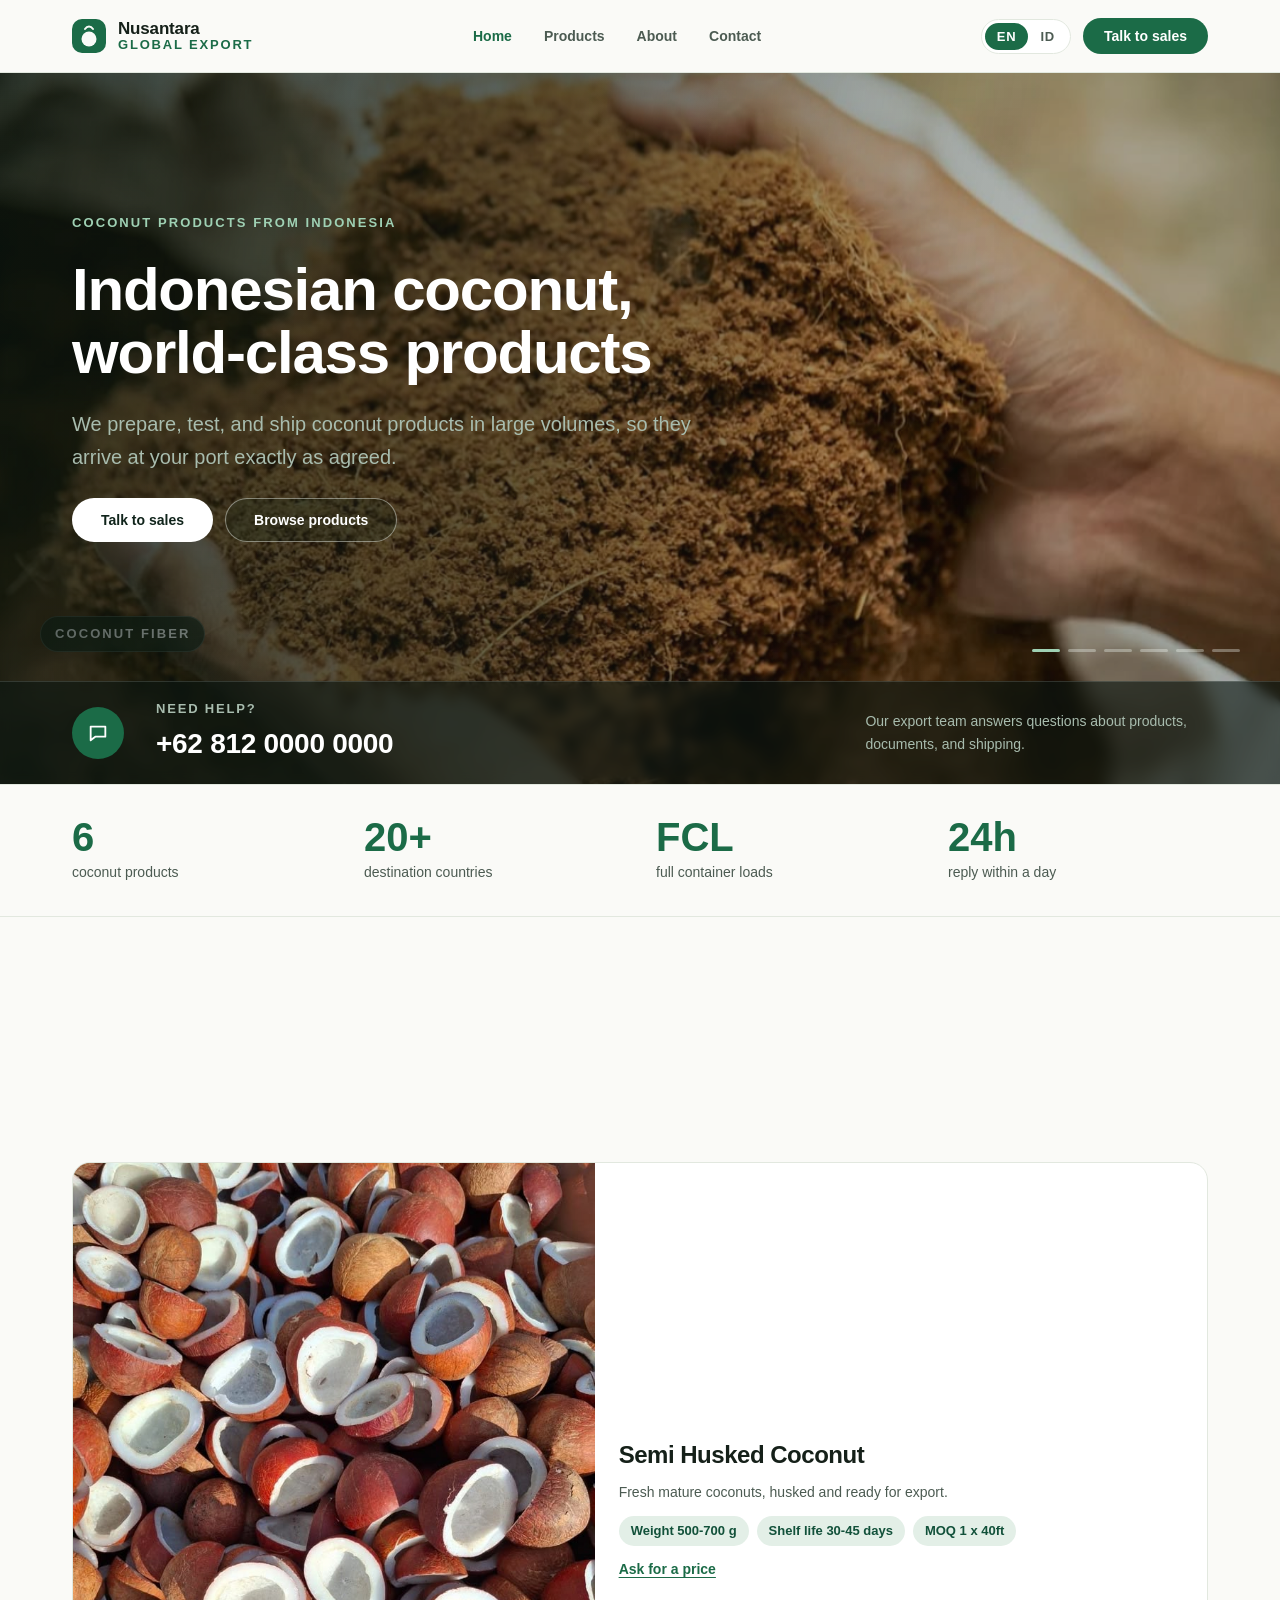
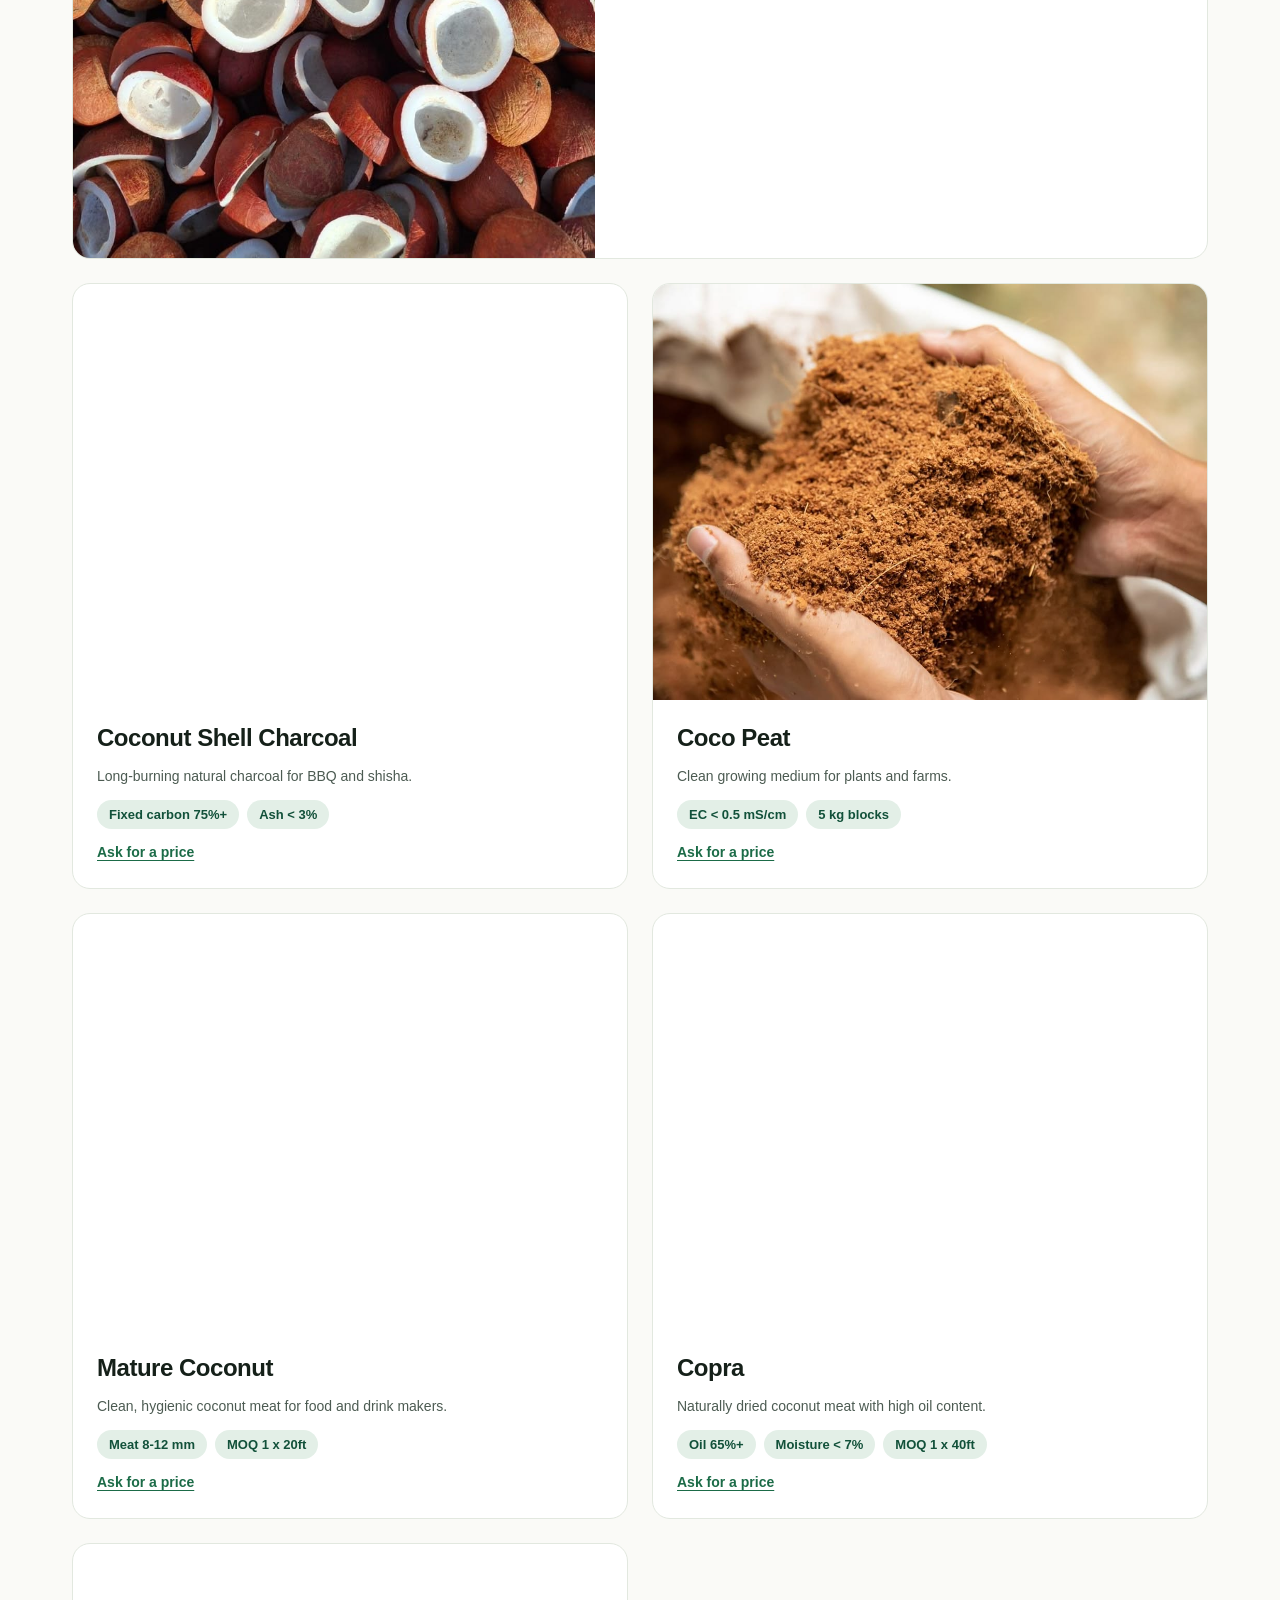
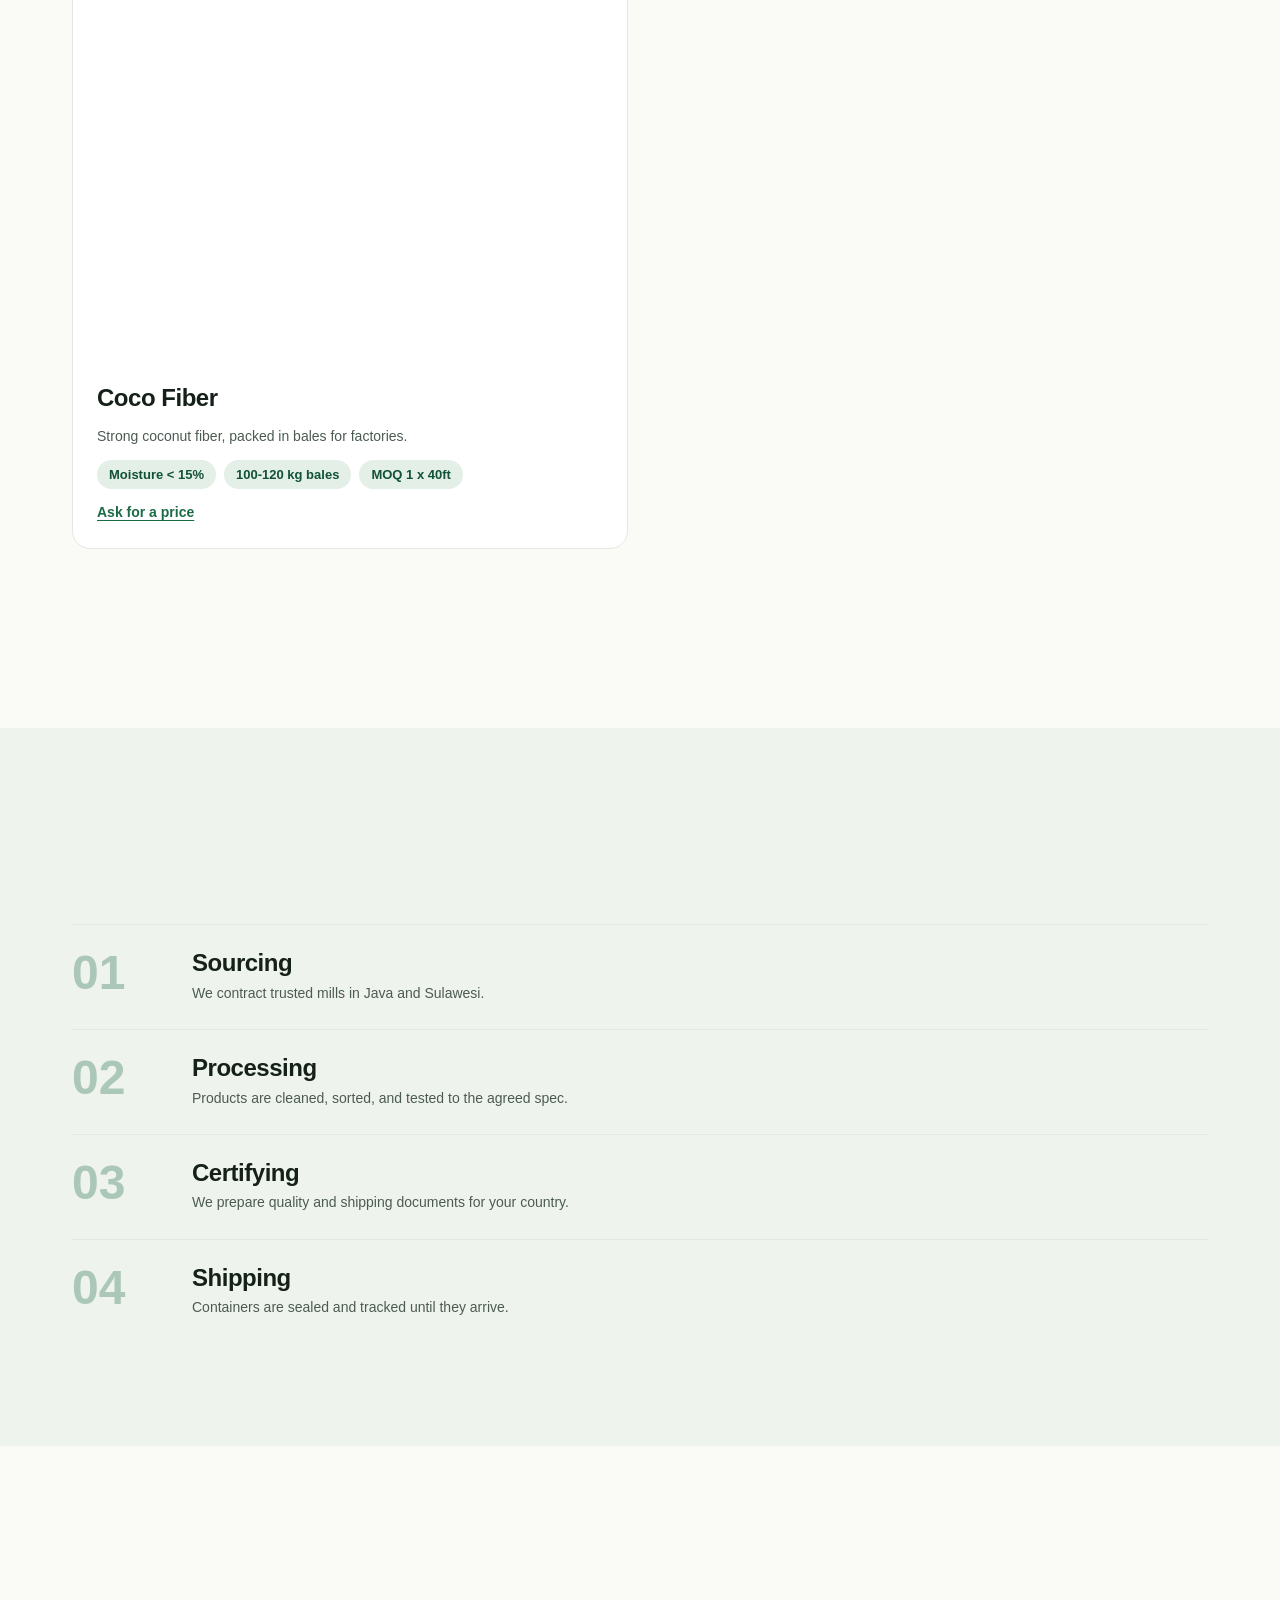
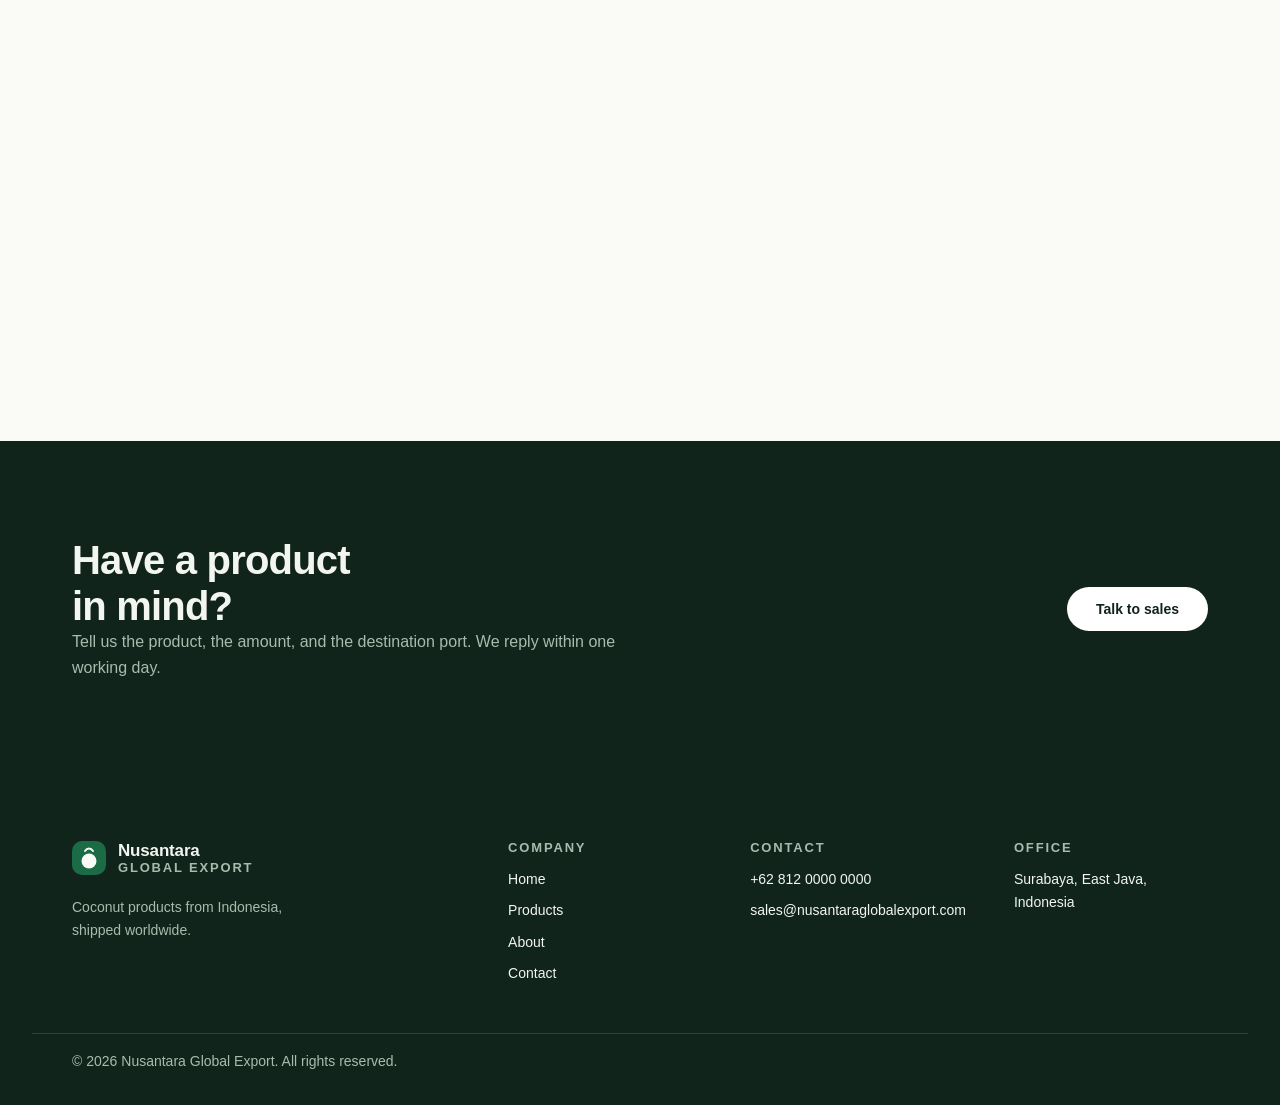
<file: index.html>
<!DOCTYPE html>
<html lang="en">
<head>
  <meta charset="UTF-8">
  <meta name="viewport" content="width=device-width, initial-scale=1">
  <meta http-equiv="Content-Security-Policy" content="default-src 'self'; script-src 'self'; style-src 'self' https://fonts.googleapis.com; font-src https://fonts.gstatic.com; img-src 'self' https://picsum.photos https://fastly.picsum.photos data:; connect-src 'none'; object-src 'none'; base-uri 'self'; form-action 'self' https://wa.me">
  <meta name="description" content="Coconut products from Indonesia: semi husked coconut, mature coconut, copra, shell charcoal, coco peat, and coco fiber. Complete export documents, shipped worldwide.">
  <meta name="theme-color" content="#FAFAF7">
  <meta property="og:title" content="Nusantara Global Export">
  <meta property="og:description" content="Indonesian coconut products, exported at industrial scale.">
  <meta property="og:type" content="website">
  <!-- TODO: ganti domain asli saat go-live -->
  <link rel="canonical" href="https://www.nusantaraglobalexport.com/">
  <link rel="icon" type="image/svg+xml" href="assets/favicon.svg">
  <link rel="preconnect" href="https://fonts.googleapis.com">
  <link rel="preconnect" href="https://fonts.gstatic.com" crossorigin>
  <!-- TODO: self-host font untuk produksi komersial -->
  <link rel="stylesheet" href="https://fonts.googleapis.com/css2?family=Manrope:wght@400;500;600;700&family=Outfit:wght@600;700&display=swap">
  <link rel="stylesheet" href="css/style.css">
  <title>Nusantara Global Export - Coconut Products, Exported at Scale</title>
  <script defer src="js/hero-slideshow.js"></script>
</head>
<body data-page="index">
  <a class="skip-link" href="#main" data-i18n="nav.skip">Skip to content</a>

  <header class="site-header">
    <div class="container site-header__inner">
      <a class="brand" href="index.html" aria-label="Nusantara Global Export, home">
        <svg class="brand__mark" width="34" height="34" viewBox="0 0 34 34" fill="none" aria-hidden="true" focusable="false">
          <rect width="34" height="34" rx="10" fill="#1B6B47"/>
          <circle cx="17" cy="20" r="7.5" fill="#FAFAF7"/>
          <path d="M13 10c2.2-3.2 5.8-3.2 8 0" stroke="#FAFAF7" stroke-width="2" stroke-linecap="round"/>
        </svg>
        <span class="brand__name">Nusantara<span>Global Export</span></span>
      </a>

      <nav class="site-nav" aria-label="Main">
        <ul class="site-nav__list" role="list">
          <li><a class="site-nav__link" href="index.html" aria-current="page" data-i18n="nav.home">Home</a></li>
          <li><a class="site-nav__link" href="products.html" data-i18n="nav.products">Products</a></li>
          <li><a class="site-nav__link" href="about.html" data-i18n="nav.about">About</a></li>
          <li><a class="site-nav__link" href="contact.html" data-i18n="nav.contact">Contact</a></li>
        </ul>
      </nav>

      <div class="site-header__actions">
        <div class="lang-toggle" role="group" data-i18n-attr="aria-label:nav.langLabel" aria-label="Switch language">
          <button type="button" class="lang-toggle__btn" data-lang="en" lang="en" aria-pressed="true">EN</button>
          <button type="button" class="lang-toggle__btn" data-lang="id" lang="id" aria-pressed="false">ID</button>
        </div>
        <!-- TODO: ganti nomor WhatsApp asli, termasuk di js/main.js (WA_NUMBER) -->
        <a class="btn btn--primary btn--small site-header__cta" href="https://wa.me/6281200000000?text=Hello%20Nusantara%20Global%20Export%2C%20I%20would%20like%20to%20discuss%20a%20bulk%20order." target="_blank" rel="noopener noreferrer" data-i18n="nav.cta">Talk to sales</a>
        <button type="button" class="nav-toggle" aria-expanded="false" aria-controls="mobile-nav">
          <span class="visually-hidden">Menu</span>
          <span class="nav-toggle__bar" aria-hidden="true"></span>
          <span class="nav-toggle__bar" aria-hidden="true"></span>
          <span class="nav-toggle__bar" aria-hidden="true"></span>
        </button>
      </div>
    </div>

    <nav class="site-nav--mobile" id="mobile-nav" aria-label="Main">
      <div class="container">
        <ul class="site-nav__list" role="list">
          <li><a class="site-nav__link" href="index.html" aria-current="page" data-i18n="nav.home">Home</a></li>
          <li><a class="site-nav__link" href="products.html" data-i18n="nav.products">Products</a></li>
          <li><a class="site-nav__link" href="about.html" data-i18n="nav.about">About</a></li>
          <li><a class="site-nav__link" href="contact.html" data-i18n="nav.contact">Contact</a></li>
        </ul>
        <a class="btn btn--primary" href="https://wa.me/6281200000000?text=Hello%20Nusantara%20Global%20Export%2C%20I%20would%20like%20to%20discuss%20a%20bulk%20order." target="_blank" rel="noopener noreferrer" data-i18n="nav.cta">Talk to sales</a>
      </div>
    </nav>
  </header>

  <main id="main">
    <section class="hero hero--dark">
      <div class="hero__slideshow" aria-roledescription="carousel" aria-label="Product showcase">
        <div class="hero__slideshow-track">
          <div class="hero__slide is-active" role="group" aria-roledescription="slide" aria-label="1 of 6">
            <img src="assets/hero/slide-1-cocofiber.jpg" width="1600" height="900" alt="Coconut fiber held in two hands" fetchpriority="high" decoding="async">
            <span class="hero__slide-caption" data-i18n="home.hero.slide1Caption">Coconut fiber</span>
          </div>
          <div class="hero__slide" role="group" aria-roledescription="slide" aria-label="2 of 6" aria-hidden="true">
            <img src="assets/hero/slide-2-bales.jpg" width="1600" height="900" alt="Bales of coconut fiber stacked" loading="lazy" decoding="async">
            <span class="hero__slide-caption" data-i18n="home.hero.slide2Caption">Coco fiber bales</span>
          </div>
          <div class="hero__slide" role="group" aria-roledescription="slide" aria-label="3 of 6" aria-hidden="true">
            <img src="assets/hero/slide-3-charcoal.jpg" width="1600" height="900" alt="Coconut shell charcoal pieces" loading="lazy" decoding="async">
            <span class="hero__slide-caption" data-i18n="home.hero.slide3Caption">Shell charcoal</span>
          </div>
          <div class="hero__slide" role="group" aria-roledescription="slide" aria-label="4 of 6" aria-hidden="true">
            <img src="assets/hero/slide-4-semi-husked.jpg" width="1600" height="900" alt="Semi husked coconuts in a pile" loading="lazy" decoding="async">
            <span class="hero__slide-caption" data-i18n="home.hero.slide4Caption">Semi husked coconut</span>
          </div>
          <div class="hero__slide" role="group" aria-roledescription="slide" aria-label="5 of 6" aria-hidden="true">
            <img src="assets/hero/slide-5-mature.jpg" width="1600" height="900" alt="Whole mature coconuts on a beach" loading="lazy" decoding="async">
            <span class="hero__slide-caption" data-i18n="home.hero.slide5Caption">Mature coconut</span>
          </div>
          <div class="hero__slide" role="group" aria-roledescription="slide" aria-label="6 of 6" aria-hidden="true">
            <img src="assets/hero/slide-6-copra.jpg" width="1600" height="900" alt="Copra, dried coconut meat" loading="lazy" decoding="async">
            <span class="hero__slide-caption" data-i18n="home.hero.slide6Caption">Copra</span>
          </div>
        </div>
        <div class="hero__slideshow-dots" role="tablist" aria-label="Choose slide">
          <button type="button" class="hero__dot is-active" role="tab" aria-selected="true" aria-label="Slide 1"></button>
          <button type="button" class="hero__dot" role="tab" aria-selected="false" aria-label="Slide 2"></button>
          <button type="button" class="hero__dot" role="tab" aria-selected="false" aria-label="Slide 3"></button>
          <button type="button" class="hero__dot" role="tab" aria-selected="false" aria-label="Slide 4"></button>
          <button type="button" class="hero__dot" role="tab" aria-selected="false" aria-label="Slide 5"></button>
          <button type="button" class="hero__dot" role="tab" aria-selected="false" aria-label="Slide 6"></button>
        </div>
      </div>
      <div class="container hero__inner">
        <div class="hero__content reveal">
          <p class="eyebrow" data-i18n="home.hero.eyebrow">Coconut products from Indonesia</p>
          <h1 class="hero__title" data-i18n="home.hero.h1">Indonesian coconut, world-class products</h1>
          <p class="hero__lead" data-i18n="home.hero.sub">We prepare, test, and ship coconut products in large volumes, so they arrive at your port exactly as agreed.</p>
          <div class="hero__actions">
            <!-- TODO: ganti nomor WhatsApp asli, termasuk di js/main.js (WA_NUMBER) -->
            <a class="btn btn--light" href="https://wa.me/6281200000000?text=Hello%20Nusantara%20Global%20Export%2C%20I%20would%20like%20to%20discuss%20a%20bulk%20order." target="_blank" rel="noopener noreferrer" data-i18n="home.hero.ctaPrimary">Talk to sales</a>
            <a class="btn btn--ghost-band" href="products.html" data-i18n="home.hero.ctaSecondary">Browse products</a>
          </div>
        </div>
      </div>
      <div class="hero__support">
        <div class="container hero__support-inner">
          <span class="hero__support-icon" aria-hidden="true">
            <svg width="22" height="22" viewBox="0 0 24 24" fill="none" focusable="false"><path d="M4 5h16v11H9l-5 4V5z" stroke="currentColor" stroke-width="2" stroke-linejoin="round"/></svg>
          </span>
          <div class="hero__support-contact">
            <span class="hero__support-label" data-i18n="home.support.label">Need help?</span>
            <!-- TODO: nomor WhatsApp asli -->
            <a class="hero__support-number" href="https://wa.me/6281200000000" target="_blank" rel="noopener noreferrer">+62 812 0000 0000</a>
          </div>
          <p class="hero__support-desc" data-i18n="home.support.desc">Our export team answers questions about products, documents, and shipping.</p>
        </div>
      </div>
    </section>

    <section class="proof" aria-label="Company snapshot">
      <div class="container">
        <!-- mock: semua angka di bawah adalah placeholder, ganti dengan data asli -->
        <div class="proof__grid reveal-group">
          <div class="proof__item">
            <span class="proof__value" data-i18n="home.proof.value1">6</span>
            <span class="proof__label" data-i18n="home.proof.label1">coconut products</span>
          </div>
          <div class="proof__item">
            <span class="proof__value" data-i18n="home.proof.value2">20+</span>
            <span class="proof__label" data-i18n="home.proof.label2">destination countries</span>
          </div>
          <div class="proof__item">
            <span class="proof__value" data-i18n="home.proof.value3">FCL</span>
            <span class="proof__label" data-i18n="home.proof.label3">full container loads</span>
          </div>
          <div class="proof__item">
            <span class="proof__value" data-i18n="home.proof.value4">24h</span>
            <span class="proof__label" data-i18n="home.proof.label4">reply within a day</span>
          </div>
        </div>
      </div>
    </section>

    <section class="section">
      <div class="container">
        <div class="section__head reveal">
          <h2 data-i18n="home.products.h2">What we ship</h2>
          <p class="section__body" data-i18n="home.products.body">Six curated products, sourced from trusted mills and farms.</p>
        </div>
        <div class="product-grid reveal-group">
          <article class="product-card product-card--feature">
            <img class="product-card__media" src="assets/hero/slide-4-semi-husked.jpg" width="1200" height="800" alt="Pile of semi husked brown coconuts" loading="lazy" decoding="async">
            <div class="product-card__body">
              <h3 data-i18n="products.semihusk.name">Semi Husked Coconut</h3>
              <p class="product-card__desc" data-i18n="products.semihusk.desc">Fresh mature coconuts, husked and ready for export.</p>
              <ul class="product-card__specs" role="list">
                <li class="chip">Weight 500-700 g</li>
                <li class="chip">Shelf life 30-45 days</li>
                <!-- mock: MOQ placeholder -->
                <li class="chip">MOQ 1 x 40ft</li>
              </ul>
              <a class="product-card__link" href="contact.html?product=Semi%20Husked%20Coconut" data-i18n="products.card.cta">Ask for a price</a>
            </div>
          </article>

          <article class="product-card">
            <img class="product-card__media" src="assets/hero/slide-3-charcoal.jpg" width="800" height="600" alt="Black coconut shell charcoal lumps" loading="lazy" decoding="async">
            <div class="product-card__body">
              <h3 data-i18n="products.charcoal.name">Coconut Shell Charcoal</h3>
              <p class="product-card__desc" data-i18n="products.charcoal.desc">Long-burning natural charcoal for BBQ and shisha.</p>
              <ul class="product-card__specs" role="list">
                <li class="chip">Fixed carbon 75%+</li>
                <li class="chip">Ash &lt; 3%</li>
              </ul>
              <a class="product-card__link" href="contact.html?product=Coconut%20Shell%20Charcoal" data-i18n="products.card.cta">Ask for a price</a>
            </div>
          </article>

          <article class="product-card">
            <img class="product-card__media" src="assets/hero/slide-1-cocofiber.jpg" width="800" height="600" alt="Coconut fiber — coco peat husk product" loading="lazy" decoding="async">
            <div class="product-card__body">
              <h3 data-i18n="products.cocopeat.name">Coco Peat</h3>
              <p class="product-card__desc" data-i18n="products.cocopeat.desc">Clean growing medium for plants and farms.</p>
              <ul class="product-card__specs" role="list">
                <li class="chip">EC &lt; 0.5 mS/cm</li>
                <li class="chip">5 kg blocks</li>
              </ul>
              <a class="product-card__link" href="contact.html?product=Coco%20Peat" data-i18n="products.card.cta">Ask for a price</a>
            </div>
          </article>

          <article class="product-card">
            <img class="product-card__media" src="assets/hero/slide-5-mature.jpg" width="800" height="600" alt="Whole mature coconuts" loading="lazy" decoding="async">
            <div class="product-card__body">
              <h3 data-i18n="products.mature.name">Mature Coconut</h3>
              <p class="product-card__desc" data-i18n="products.mature.desc">Clean, hygienic coconut meat for food and drink makers.</p>
              <ul class="product-card__specs" role="list">
                <li class="chip">Meat 8-12 mm</li>
                <li class="chip">MOQ 1 x 20ft</li>
              </ul>
              <a class="product-card__link" href="contact.html?product=Mature%20Coconut" data-i18n="products.card.cta">Ask for a price</a>
            </div>
          </article>

          <article class="product-card">
            <img class="product-card__media" src="assets/hero/slide-6-copra.jpg" width="800" height="600" alt="Dried copra coconut meat pieces" loading="lazy" decoding="async">
            <div class="product-card__body">
              <h3 data-i18n="products.copra.name">Copra</h3>
              <p class="product-card__desc" data-i18n="products.copra.desc">Naturally dried coconut meat with high oil content.</p>
              <ul class="product-card__specs" role="list">
                <li class="chip">Oil 65%+</li>
                <li class="chip">Moisture &lt; 7%</li>
                <li class="chip">MOQ 1 x 40ft</li>
              </ul>
              <a class="product-card__link" href="contact.html?product=Copra" data-i18n="products.card.cta">Ask for a price</a>
            </div>
          </article>

          <article class="product-card">
            <img class="product-card__media" src="assets/hero/slide-2-bales.jpg" width="800" height="600" alt="Bales of coco fiber stacked in warehouse" loading="lazy" decoding="async">
            <div class="product-card__body">
              <h3 data-i18n="products.fiber.name">Coco Fiber</h3>
              <p class="product-card__desc" data-i18n="products.fiber.desc">Strong coconut fiber, packed in bales for factories.</p>
              <ul class="product-card__specs" role="list">
                <li class="chip">Moisture &lt; 15%</li>
                <li class="chip">100-120 kg bales</li>
                <li class="chip">MOQ 1 x 40ft</li>
              </ul>
              <a class="product-card__link" href="contact.html?product=Coco%20Fiber" data-i18n="products.card.cta">Ask for a price</a>
            </div>
          </article>
        </div>
        <div class="section__foot reveal">
          <a class="btn btn--ghost" href="products.html" data-i18n="home.products.link">See full catalog</a>
        </div>
      </div>
    </section>

    <section class="section section--tint">
      <div class="container">
        <div class="section__head reveal">
          <h2 data-i18n="home.process.h2">How your order reaches you</h2>
        </div>
        <ol class="steps reveal-group" role="list">
          <li class="steps__item">
            <span class="steps__num" aria-hidden="true">01</span>
            <div>
              <h3 class="steps__title" data-i18n="home.process.s1t">Sourcing</h3>
              <p class="steps__desc" data-i18n="home.process.s1d">We contract trusted mills in Java and Sulawesi.</p>
            </div>
          </li>
          <li class="steps__item">
            <span class="steps__num" aria-hidden="true">02</span>
            <div>
              <h3 class="steps__title" data-i18n="home.process.s2t">Processing</h3>
              <p class="steps__desc" data-i18n="home.process.s2d">Products are cleaned, sorted, and tested to the agreed spec.</p>
            </div>
          </li>
          <li class="steps__item">
            <span class="steps__num" aria-hidden="true">03</span>
            <div>
              <h3 class="steps__title" data-i18n="home.process.s3t">Certifying</h3>
              <p class="steps__desc" data-i18n="home.process.s3d">We prepare quality and shipping documents for your country.</p>
            </div>
          </li>
          <li class="steps__item">
            <span class="steps__num" aria-hidden="true">04</span>
            <div>
              <h3 class="steps__title" data-i18n="home.process.s4t">Shipping</h3>
              <p class="steps__desc" data-i18n="home.process.s4d">Containers are sealed and tracked until they arrive.</p>
            </div>
          </li>
        </ol>
      </div>
    </section>

    <section class="section">
      <div class="container split">
        <div class="split__content reveal">
          <h2 data-i18n="home.quality.h2">Quality you can check</h2>
          <p class="section__body" data-i18n="home.quality.body">Every shipment comes with a test certificate. You may send an inspector, such as SGS, before we load.</p>
          <ul class="checklist" role="list">
            <li class="checklist__item">
              <svg class="checklist__icon" width="18" height="18" viewBox="0 0 20 20" fill="none" aria-hidden="true" focusable="false"><path d="M4 10.5l4 4 8-9" stroke="currentColor" stroke-width="2" stroke-linecap="round" stroke-linejoin="round"/></svg>
              <span data-i18n="home.quality.c1">Test certificate for every shipment</span>
            </li>
            <li class="checklist__item">
              <svg class="checklist__icon" width="18" height="18" viewBox="0 0 20 20" fill="none" aria-hidden="true" focusable="false"><path d="M4 10.5l4 4 8-9" stroke="currentColor" stroke-width="2" stroke-linecap="round" stroke-linejoin="round"/></svg>
              <span data-i18n="home.quality.c2">Complete shipping documents</span>
            </li>
            <li class="checklist__item">
              <svg class="checklist__icon" width="18" height="18" viewBox="0 0 20 20" fill="none" aria-hidden="true" focusable="false"><path d="M4 10.5l4 4 8-9" stroke="currentColor" stroke-width="2" stroke-linecap="round" stroke-linejoin="round"/></svg>
              <span data-i18n="home.quality.c3">Inspection before loading, if you want it</span>
            </li>
            <li class="checklist__item">
              <svg class="checklist__icon" width="18" height="18" viewBox="0 0 20 20" fill="none" aria-hidden="true" focusable="false"><path d="M4 10.5l4 4 8-9" stroke="currentColor" stroke-width="2" stroke-linecap="round" stroke-linejoin="round"/></svg>
              <span data-i18n="home.quality.c4">Help with HS code (customs code)</span>
            </li>
          </ul>
        </div>
        <div class="split__media reveal">
          <img src="assets/hero/slide-2-bales.jpg" width="1200" height="900" alt="Warehouse bales ready for quality check and export" loading="lazy" decoding="async">
        </div>
      </div>
    </section>

    <section class="cta-band" aria-labelledby="cta-title">
      <div class="container cta-band__inner">
        <div>
          <h2 id="cta-title" data-i18n="cta.h2">Have a product in mind?</h2>
          <p data-i18n="cta.body">Tell us the product, the amount, and the destination port. We reply within one working day.</p>
        </div>
        <a class="btn btn--light" href="https://wa.me/6281200000000?text=Hello%20Nusantara%20Global%20Export%2C%20I%20would%20like%20to%20discuss%20a%20bulk%20order." target="_blank" rel="noopener noreferrer" data-i18n="cta.button">Talk to sales</a>
      </div>
    </section>
  </main>

  <footer class="site-footer">
    <div class="container site-footer__grid">
      <div class="site-footer__brand">
        <a class="brand" href="index.html" aria-label="Nusantara Global Export, home">
          <svg class="brand__mark" width="34" height="34" viewBox="0 0 34 34" fill="none" aria-hidden="true" focusable="false">
            <rect width="34" height="34" rx="10" fill="#1B6B47"/>
            <circle cx="17" cy="20" r="7.5" fill="#FAFAF7"/>
            <path d="M13 10c2.2-3.2 5.8-3.2 8 0" stroke="#FAFAF7" stroke-width="2" stroke-linecap="round"/>
          </svg>
          <span class="brand__name">Nusantara<span>Global Export</span></span>
        </a>
        <p data-i18n="footer.tagline">Coconut products from Indonesia, shipped worldwide.</p>
      </div>
      <nav aria-labelledby="footer-company">
        <h2 class="site-footer__title" id="footer-company" data-i18n="footer.company">Company</h2>
        <ul class="site-footer__list" role="list">
          <li><a href="index.html" data-i18n="nav.home">Home</a></li>
          <li><a href="products.html" data-i18n="nav.products">Products</a></li>
          <li><a href="about.html" data-i18n="nav.about">About</a></li>
          <li><a href="contact.html" data-i18n="nav.contact">Contact</a></li>
        </ul>
      </nav>
      <div>
        <h2 class="site-footer__title" id="footer-contact" data-i18n="footer.contact">Contact</h2>
        <ul class="site-footer__list" role="list">
          <li><a href="https://wa.me/6281200000000" target="_blank" rel="noopener noreferrer">+62 812 0000 0000</a></li>
          <li><a href="mailto:sales@nusantaraglobalexport.com">sales@nusantaraglobalexport.com</a></li>
        </ul>
      </div>
      <div>
        <h2 class="site-footer__title" id="footer-office" data-i18n="footer.office">Office</h2>
        <ul class="site-footer__list" role="list">
          <li data-i18n="footer.address">Surabaya, East Java, Indonesia</li>
        </ul>
      </div>
    </div>
    <div class="container site-footer__bottom">
      <p>&copy; <span id="footer-year">2026</span> Nusantara Global Export. <span data-i18n="footer.rights">All rights reserved.</span></p>
    </div>
  </footer>

  <script src="js/lang.js" defer></script>
  <script src="js/main.js" defer></script>
</body>
</html>
</file>
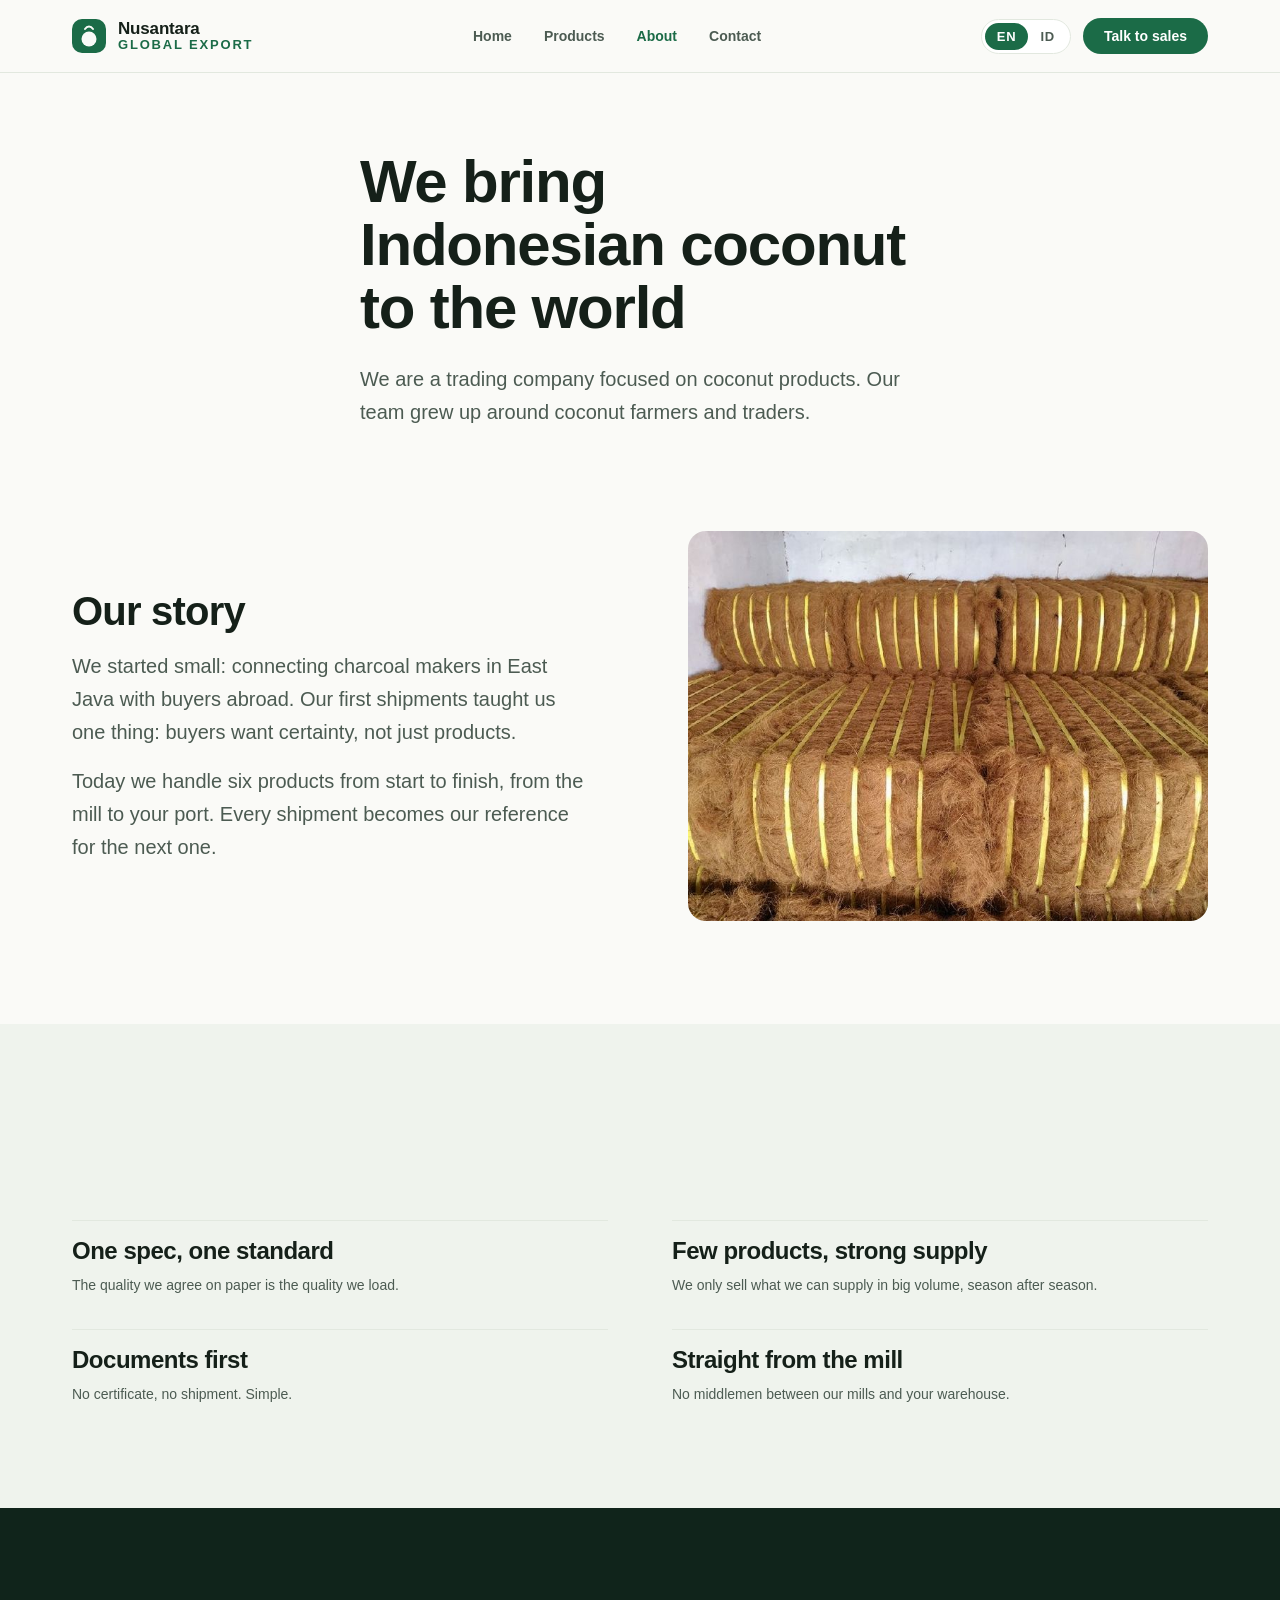
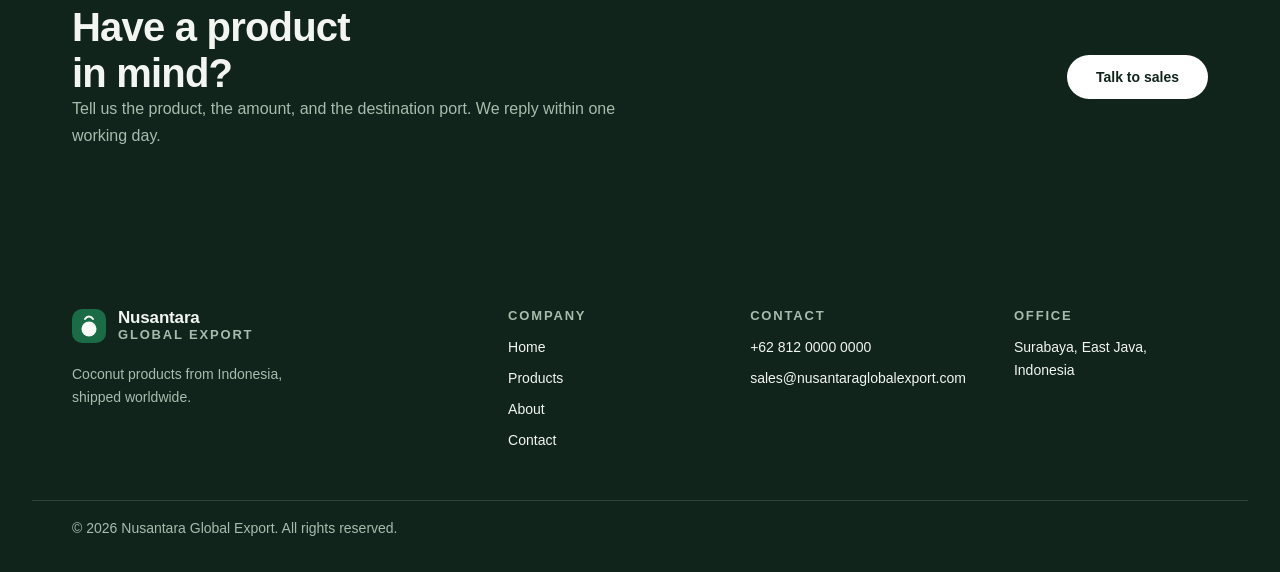
<file: about.html>
<!DOCTYPE html>
<html lang="en">
<head>
  <meta charset="UTF-8">
  <meta name="viewport" content="width=device-width, initial-scale=1">
  <meta http-equiv="Content-Security-Policy" content="default-src 'self'; script-src 'self'; style-src 'self' https://fonts.googleapis.com; font-src https://fonts.gstatic.com; img-src 'self' https://picsum.photos https://fastly.picsum.photos data:; connect-src 'none'; object-src 'none'; base-uri 'self'; form-action 'self' https://wa.me">
  <meta name="description" content="Nusantara Global Export is an Indonesian trading company focused on coconut products, from the mill to your port.">
  <meta name="theme-color" content="#FAFAF7">
  <meta property="og:title" content="About - Nusantara Global Export">
  <meta property="og:description" content="We move Indonesian coconut to global markets.">
  <meta property="og:type" content="website">
  <!-- TODO: ganti domain asli saat go-live -->
  <link rel="canonical" href="https://www.nusantaraglobalexport.com/about.html">
  <link rel="icon" type="image/svg+xml" href="assets/favicon.svg">
  <link rel="preconnect" href="https://fonts.googleapis.com">
  <link rel="preconnect" href="https://fonts.gstatic.com" crossorigin>
  <!-- TODO: self-host font untuk produksi komersial -->
  <link rel="stylesheet" href="https://fonts.googleapis.com/css2?family=Manrope:wght@400;500;600;700&family=Outfit:wght@600;700&display=swap">
  <link rel="stylesheet" href="css/style.css">
  <title>About - Nusantara Global Export</title>
</head>
<body data-page="about">
  <a class="skip-link" href="#main" data-i18n="nav.skip">Skip to content</a>

  <header class="site-header">
    <div class="container site-header__inner">
      <a class="brand" href="index.html" aria-label="Nusantara Global Export, home">
        <svg class="brand__mark" width="34" height="34" viewBox="0 0 34 34" fill="none" aria-hidden="true" focusable="false">
          <rect width="34" height="34" rx="10" fill="#1B6B47"/>
          <circle cx="17" cy="20" r="7.5" fill="#FAFAF7"/>
          <path d="M13 10c2.2-3.2 5.8-3.2 8 0" stroke="#FAFAF7" stroke-width="2" stroke-linecap="round"/>
        </svg>
        <span class="brand__name">Nusantara<span>Global Export</span></span>
      </a>

      <nav class="site-nav" aria-label="Main">
        <ul class="site-nav__list" role="list">
          <li><a class="site-nav__link" href="index.html" data-i18n="nav.home">Home</a></li>
          <li><a class="site-nav__link" href="products.html" data-i18n="nav.products">Products</a></li>
          <li><a class="site-nav__link" href="about.html" aria-current="page" data-i18n="nav.about">About</a></li>
          <li><a class="site-nav__link" href="contact.html" data-i18n="nav.contact">Contact</a></li>
        </ul>
      </nav>

      <div class="site-header__actions">
        <div class="lang-toggle" role="group" data-i18n-attr="aria-label:nav.langLabel" aria-label="Switch language">
          <button type="button" class="lang-toggle__btn" data-lang="en" lang="en" aria-pressed="true">EN</button>
          <button type="button" class="lang-toggle__btn" data-lang="id" lang="id" aria-pressed="false">ID</button>
        </div>
        <!-- TODO: ganti nomor WhatsApp asli, termasuk di js/main.js (WA_NUMBER) -->
        <a class="btn btn--primary btn--small site-header__cta" href="https://wa.me/6281200000000?text=Hello%20Nusantara%20Global%20Export%2C%20I%20would%20like%20to%20discuss%20a%20bulk%20order." target="_blank" rel="noopener noreferrer" data-i18n="nav.cta">Talk to sales</a>
        <button type="button" class="nav-toggle" aria-expanded="false" aria-controls="mobile-nav">
          <span class="visually-hidden">Menu</span>
          <span class="nav-toggle__bar" aria-hidden="true"></span>
          <span class="nav-toggle__bar" aria-hidden="true"></span>
          <span class="nav-toggle__bar" aria-hidden="true"></span>
        </button>
      </div>
    </div>

    <nav class="site-nav--mobile" id="mobile-nav" aria-label="Main">
      <div class="container">
        <ul class="site-nav__list" role="list">
          <li><a class="site-nav__link" href="index.html" data-i18n="nav.home">Home</a></li>
          <li><a class="site-nav__link" href="products.html" data-i18n="nav.products">Products</a></li>
          <li><a class="site-nav__link" href="about.html" data-i18n="nav.about">About</a></li>
          <li><a class="site-nav__link" href="contact.html" data-i18n="nav.contact">Contact</a></li>
        </ul>
        <a class="btn btn--primary" href="https://wa.me/6281200000000?text=Hello%20Nusantara%20Global%20Export%2C%20I%20would%20like%20to%20discuss%20a%20bulk%20order." target="_blank" rel="noopener noreferrer" data-i18n="nav.cta">Talk to sales</a>
      </div>
    </nav>
  </header>

  <main id="main">
    <section class="page-head">
      <div class="container hero__content reveal">
        <h1 class="hero__title" data-i18n="about.hero.h1">We bring Indonesian coconut to the world</h1>
        <p class="hero__lead" data-i18n="about.hero.sub">We are a trading company focused on coconut products. Our team grew up around coconut farmers and traders.</p>
      </div>
    </section>

    <section class="section">
      <div class="container split">
        <div class="split__content reveal">
          <h2 data-i18n="about.story.h2">Our story</h2>
          <p class="section__body" data-i18n="about.story.p1">We started small: connecting charcoal makers in East Java with buyers abroad. Our first shipments taught us one thing: buyers want certainty, not just products.</p>
          <p class="section__body" data-i18n="about.story.p2">Today we handle five products from start to finish, from the mill to your port. Every shipment becomes our reference for the next one.</p>
        </div>
        <div class="split__media reveal">
          <img src="assets/hero/slide-2-bales.jpg" width="1200" height="900" alt="Coconut fiber bales ready for export shipment" loading="lazy" decoding="async">
        </div>
      </div>
    </section>

    <section class="section section--tint">
      <div class="container">
        <div class="section__head reveal">
          <h2 data-i18n="about.values.h2">How we work</h2>
        </div>
        <div class="values reveal-group">
          <div class="values__item">
            <h3 data-i18n="about.values.v1t">One spec, one standard</h3>
            <p class="values__desc" data-i18n="about.values.v1d">The quality we agree on paper is the quality we load.</p>
          </div>
          <div class="values__item">
            <h3 data-i18n="about.values.v2t">Few products, strong supply</h3>
            <p class="values__desc" data-i18n="about.values.v2d">We only sell what we can supply in big volume, season after season.</p>
          </div>
          <div class="values__item">
            <h3 data-i18n="about.values.v3t">Documents first</h3>
            <p class="values__desc" data-i18n="about.values.v3d">No certificate, no shipment. Simple.</p>
          </div>
          <div class="values__item">
            <h3 data-i18n="about.values.v4t">Straight from the mill</h3>
            <p class="values__desc" data-i18n="about.values.v4d">No middlemen between our mills and your warehouse.</p>
          </div>
        </div>
      </div>
    </section>

    <section class="cta-band" aria-labelledby="cta-title">
      <div class="container cta-band__inner">
        <div>
          <h2 id="cta-title" data-i18n="cta.h2">Have a product in mind?</h2>
          <p data-i18n="cta.body">Tell us the product, the amount, and the destination port. We reply within one working day.</p>
        </div>
        <a class="btn btn--light" href="https://wa.me/6281200000000?text=Hello%20Nusantara%20Global%20Export%2C%20I%20would%20like%20to%20discuss%20a%20bulk%20order." target="_blank" rel="noopener noreferrer" data-i18n="cta.button">Talk to sales</a>
      </div>
    </section>
  </main>

  <footer class="site-footer">
    <div class="container site-footer__grid">
      <div class="site-footer__brand">
        <a class="brand" href="index.html" aria-label="Nusantara Global Export, home">
          <svg class="brand__mark" width="34" height="34" viewBox="0 0 34 34" fill="none" aria-hidden="true" focusable="false">
            <rect width="34" height="34" rx="10" fill="#1B6B47"/>
            <circle cx="17" cy="20" r="7.5" fill="#FAFAF7"/>
            <path d="M13 10c2.2-3.2 5.8-3.2 8 0" stroke="#FAFAF7" stroke-width="2" stroke-linecap="round"/>
          </svg>
          <span class="brand__name">Nusantara<span>Global Export</span></span>
        </a>
        <p data-i18n="footer.tagline">Coconut products from Indonesia, shipped worldwide.</p>
      </div>
      <nav aria-labelledby="footer-company">
        <h2 class="site-footer__title" id="footer-company" data-i18n="footer.company">Company</h2>
        <ul class="site-footer__list" role="list">
          <li><a href="index.html" data-i18n="nav.home">Home</a></li>
          <li><a href="products.html" data-i18n="nav.products">Products</a></li>
          <li><a href="about.html" data-i18n="nav.about">About</a></li>
          <li><a href="contact.html" data-i18n="nav.contact">Contact</a></li>
        </ul>
      </nav>
      <div>
        <h2 class="site-footer__title" id="footer-contact" data-i18n="footer.contact">Contact</h2>
        <ul class="site-footer__list" role="list">
          <li><a href="https://wa.me/6281200000000" target="_blank" rel="noopener noreferrer">+62 812 0000 0000</a></li>
          <li><a href="mailto:sales@nusantaraglobalexport.com">sales@nusantaraglobalexport.com</a></li>
        </ul>
      </div>
      <div>
        <h2 class="site-footer__title" id="footer-office" data-i18n="footer.office">Office</h2>
        <ul class="site-footer__list" role="list">
          <li data-i18n="footer.address">Surabaya, East Java, Indonesia</li>
        </ul>
      </div>
    </div>
    <div class="container site-footer__bottom">
      <p>&copy; <span id="footer-year">2026</span> Nusantara Global Export. <span data-i18n="footer.rights">All rights reserved.</span></p>
    </div>
  </footer>

  <script src="js/lang.js" defer></script>
  <script src="js/main.js" defer></script>
</body>
</html>
</file>
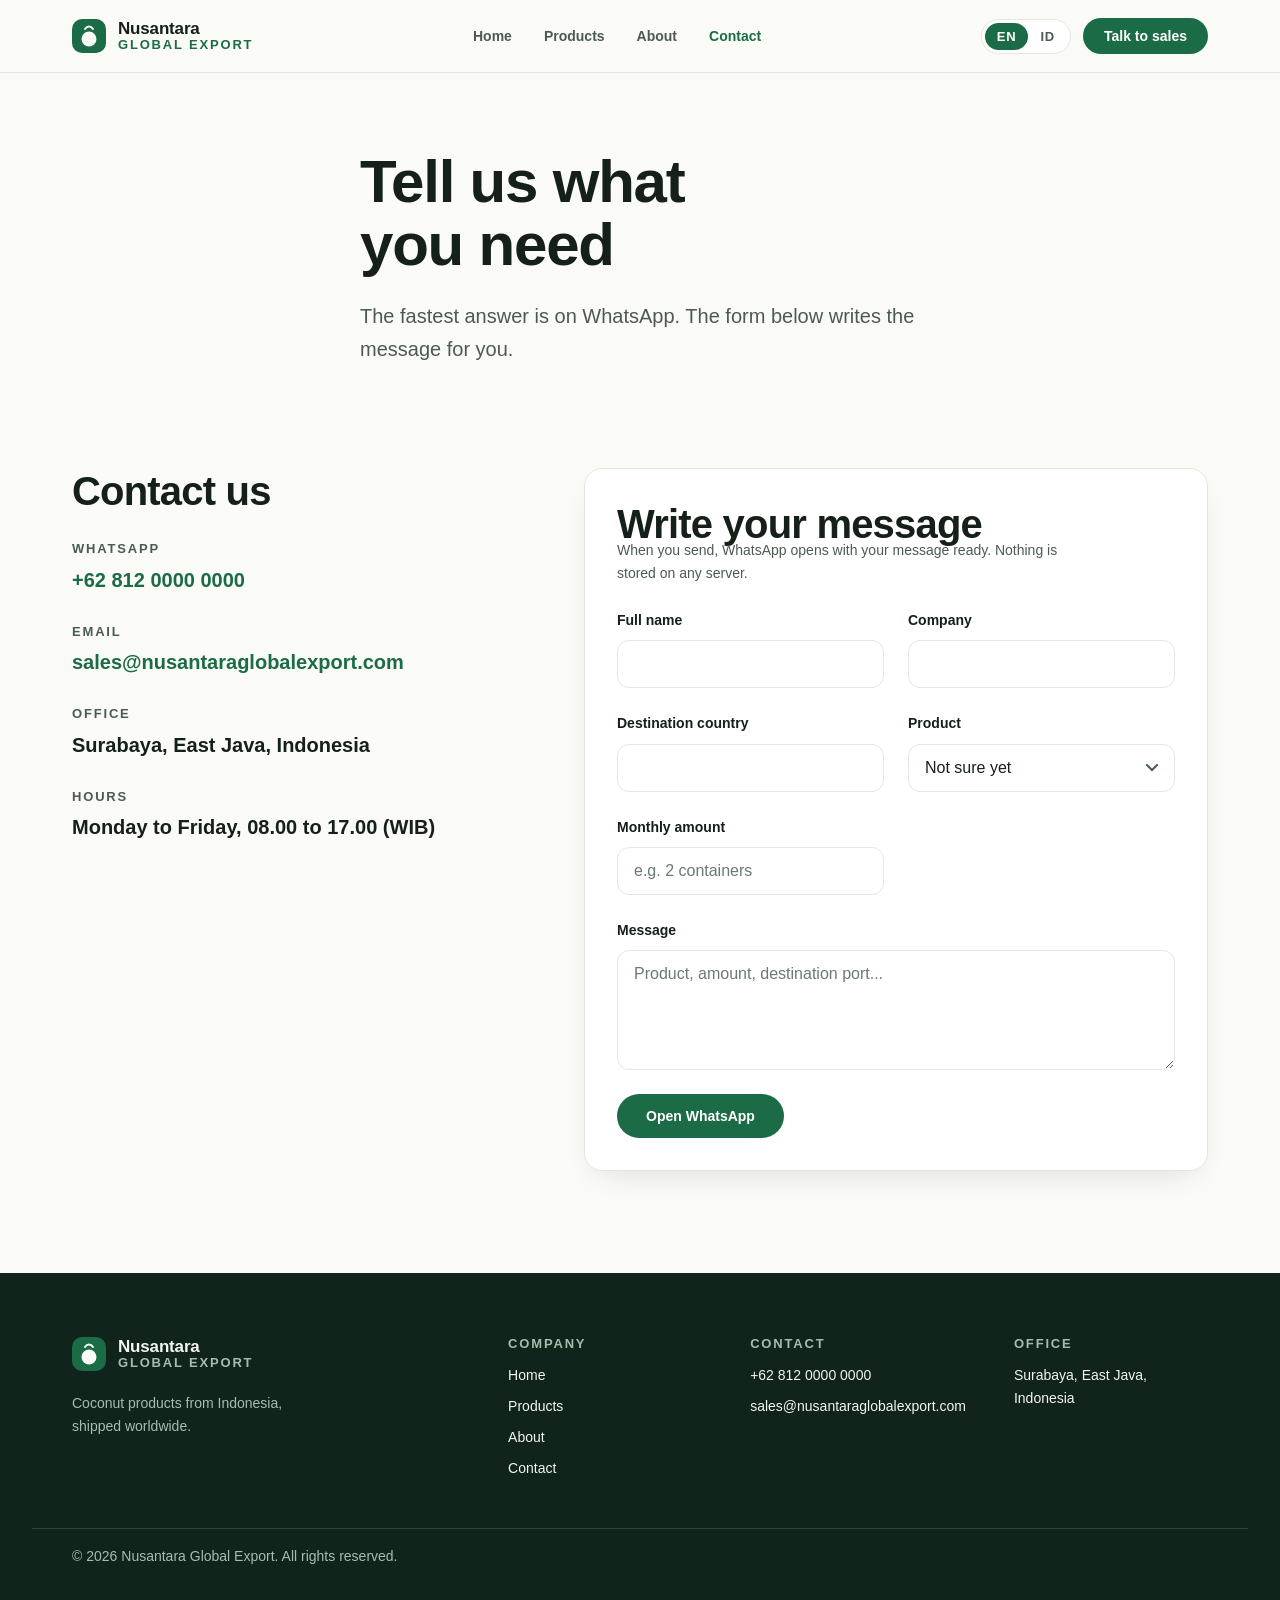
<file: contact.html>
<!DOCTYPE html>
<html lang="en">
<head>
  <meta charset="UTF-8">
  <meta name="viewport" content="width=device-width, initial-scale=1">
  <meta http-equiv="Content-Security-Policy" content="default-src 'self'; script-src 'self'; style-src 'self' https://fonts.googleapis.com; font-src https://fonts.gstatic.com; img-src 'self' https://picsum.photos https://fastly.picsum.photos data:; connect-src 'none'; object-src 'none'; base-uri 'self'; form-action 'self' https://wa.me">
  <meta name="description" content="Contact Nusantara Global Export by WhatsApp, email, or the short form. Tell us the product, the amount, and the destination port.">
  <meta name="theme-color" content="#FAFAF7">
  <meta property="og:title" content="Contact - Nusantara Global Export">
  <meta property="og:description" content="Let's talk volumes and specifications.">
  <meta property="og:type" content="website">
  <!-- TODO: ganti domain asli saat go-live -->
  <link rel="canonical" href="https://www.nusantaraglobalexport.com/contact.html">
  <link rel="icon" type="image/svg+xml" href="assets/favicon.svg">
  <link rel="preconnect" href="https://fonts.googleapis.com">
  <link rel="preconnect" href="https://fonts.gstatic.com" crossorigin>
  <!-- TODO: self-host font untuk produksi komersial -->
  <link rel="stylesheet" href="https://fonts.googleapis.com/css2?family=Manrope:wght@400;500;600;700&family=Outfit:wght@600;700&display=swap">
  <link rel="stylesheet" href="css/style.css">
  <title>Contact - Nusantara Global Export</title>
</head>
<body data-page="contact">
  <a class="skip-link" href="#main" data-i18n="nav.skip">Skip to content</a>

  <header class="site-header">
    <div class="container site-header__inner">
      <a class="brand" href="index.html" aria-label="Nusantara Global Export, home">
        <svg class="brand__mark" width="34" height="34" viewBox="0 0 34 34" fill="none" aria-hidden="true" focusable="false">
          <rect width="34" height="34" rx="10" fill="#1B6B47"/>
          <circle cx="17" cy="20" r="7.5" fill="#FAFAF7"/>
          <path d="M13 10c2.2-3.2 5.8-3.2 8 0" stroke="#FAFAF7" stroke-width="2" stroke-linecap="round"/>
        </svg>
        <span class="brand__name">Nusantara<span>Global Export</span></span>
      </a>

      <nav class="site-nav" aria-label="Main">
        <ul class="site-nav__list" role="list">
          <li><a class="site-nav__link" href="index.html" data-i18n="nav.home">Home</a></li>
          <li><a class="site-nav__link" href="products.html" data-i18n="nav.products">Products</a></li>
          <li><a class="site-nav__link" href="about.html" data-i18n="nav.about">About</a></li>
          <li><a class="site-nav__link" href="contact.html" aria-current="page" data-i18n="nav.contact">Contact</a></li>
        </ul>
      </nav>

      <div class="site-header__actions">
        <div class="lang-toggle" role="group" data-i18n-attr="aria-label:nav.langLabel" aria-label="Switch language">
          <button type="button" class="lang-toggle__btn" data-lang="en" lang="en" aria-pressed="true">EN</button>
          <button type="button" class="lang-toggle__btn" data-lang="id" lang="id" aria-pressed="false">ID</button>
        </div>
        <!-- TODO: ganti nomor WhatsApp asli, termasuk di js/main.js (WA_NUMBER) -->
        <a class="btn btn--primary btn--small site-header__cta" href="https://wa.me/6281200000000?text=Hello%20Nusantara%20Global%20Export%2C%20I%20would%20like%20to%20discuss%20a%20bulk%20order." target="_blank" rel="noopener noreferrer" data-i18n="nav.cta">Talk to sales</a>
        <button type="button" class="nav-toggle" aria-expanded="false" aria-controls="mobile-nav">
          <span class="visually-hidden">Menu</span>
          <span class="nav-toggle__bar" aria-hidden="true"></span>
          <span class="nav-toggle__bar" aria-hidden="true"></span>
          <span class="nav-toggle__bar" aria-hidden="true"></span>
        </button>
      </div>
    </div>

    <nav class="site-nav--mobile" id="mobile-nav" aria-label="Main">
      <div class="container">
        <ul class="site-nav__list" role="list">
          <li><a class="site-nav__link" href="index.html" data-i18n="nav.home">Home</a></li>
          <li><a class="site-nav__link" href="products.html" data-i18n="nav.products">Products</a></li>
          <li><a class="site-nav__link" href="about.html" data-i18n="nav.about">About</a></li>
          <li><a class="site-nav__link" href="contact.html" data-i18n="nav.contact">Contact</a></li>
        </ul>
        <a class="btn btn--primary" href="https://wa.me/6281200000000?text=Hello%20Nusantara%20Global%20Export%2C%20I%20would%20like%20to%20discuss%20a%20bulk%20order." target="_blank" rel="noopener noreferrer" data-i18n="nav.cta">Talk to sales</a>
      </div>
    </nav>
  </header>

  <main id="main">
    <section class="page-head">
      <div class="container hero__content reveal">
        <h1 class="hero__title" data-i18n="contact.hero.h1">Tell us what you need</h1>
        <p class="hero__lead" data-i18n="contact.hero.sub">The fastest answer is on WhatsApp. The form below writes the message for you.</p>
      </div>
    </section>

    <section class="section">
      <div class="container contact-grid">
        <aside class="contact-info reveal" aria-labelledby="contact-info-title">
          <h2 id="contact-info-title" data-i18n="contact.info.title">Contact us</h2>
          <div class="contact-info__item">
            <span class="contact-info__label" data-i18n="contact.info.waLabel">WhatsApp</span>
            <span class="contact-info__value">
              <!-- TODO: nomor WhatsApp asli -->
              <a href="https://wa.me/6281200000000" target="_blank" rel="noopener noreferrer">+62 812 0000 0000</a>
            </span>
          </div>
          <div class="contact-info__item">
            <span class="contact-info__label" data-i18n="contact.info.emailLabel">Email</span>
            <span class="contact-info__value">
              <!-- TODO: email asli -->
              <a href="mailto:sales@nusantaraglobalexport.com">sales@nusantaraglobalexport.com</a>
            </span>
          </div>
          <div class="contact-info__item">
            <span class="contact-info__label" data-i18n="contact.info.officeLabel">Office</span>
            <span class="contact-info__value" data-i18n="footer.address">Surabaya, East Java, Indonesia</span>
          </div>
          <div class="contact-info__item">
            <span class="contact-info__label" data-i18n="contact.info.hoursLabel">Hours</span>
            <span class="contact-info__value" data-i18n="contact.info.hours">Monday to Friday, 08.00 to 17.00 (WIB)</span>
          </div>
        </aside>

        <div class="form-panel reveal">
          <h2 data-i18n="contact.form.title">Write your message</h2>
          <p class="form-panel__note" data-i18n="contact.form.note">When you send, WhatsApp opens with your message ready. Nothing is stored on any server.</p>

          <form id="inquiry-form" novalidate>
            <div class="form-grid">
              <div class="field">
                <label class="field__label" for="field-name" data-i18n="contact.form.name">Full name</label>
                <input class="field__input" id="field-name" name="name" type="text" maxlength="80" autocomplete="name" required aria-describedby="error-name">
                <p class="field__error" id="error-name" data-i18n="contact.form.errName">Please write your name.</p>
              </div>

              <div class="field">
                <label class="field__label" for="field-company" data-i18n="contact.form.company">Company</label>
                <input class="field__input" id="field-company" name="company" type="text" maxlength="80" autocomplete="organization">
              </div>

              <div class="field">
                <label class="field__label" for="field-country" data-i18n="contact.form.country">Destination country</label>
                <input class="field__input" id="field-country" name="country" type="text" maxlength="60" autocomplete="country-name">
              </div>

              <div class="field">
                <label class="field__label" for="field-product" data-i18n="contact.form.product">Product</label>
                <select class="field__input" id="field-product" name="product">
                  <option value="" selected data-i18n="contact.form.productNone">Not sure yet</option>
                  <option value="Semi Husked Coconut" data-i18n="products.semihusk.name">Semi Husked Coconut</option>
                  <option value="Mature Coconut" data-i18n="products.mature.name">Mature Coconut</option>
                  <option value="Copra" data-i18n="products.copra.name">Copra</option>
                  <option value="Coconut Shell Charcoal" data-i18n="products.charcoal.name">Coconut Shell Charcoal</option>
                  <option value="Coco Peat" data-i18n="products.cocopeat.name">Coco Peat</option>
                  <option value="Coco Fiber" data-i18n="products.fiber.name">Coco Fiber</option>
                </select>
              </div>

              <div class="field">
                <label class="field__label" for="field-volume" data-i18n="contact.form.volume">Monthly amount</label>
                <input class="field__input" id="field-volume" name="volume" type="text" maxlength="60" data-i18n-attr="placeholder:contact.form.volumePh" placeholder="e.g. 2 containers">
              </div>

              <div class="field field--full">
                <label class="field__label" for="field-message" data-i18n="contact.form.message">Message</label>
                <textarea class="field__input" id="field-message" name="message" rows="5" maxlength="600" required aria-describedby="error-message" data-i18n-attr="placeholder:contact.form.messagePh" placeholder="Product, amount, destination port..."></textarea>
                <p class="field__error" id="error-message" data-i18n="contact.form.errMsg">Please write a short message.</p>
              </div>
            </div>

            <div class="form-actions">
              <button class="btn btn--primary" type="submit" data-i18n="contact.form.submit">Open WhatsApp</button>
            </div>
            <p class="form-status" id="form-status" role="status" hidden></p>
          </form>
        </div>
      </div>
    </section>
  </main>

  <footer class="site-footer">
    <div class="container site-footer__grid">
      <div class="site-footer__brand">
        <a class="brand" href="index.html" aria-label="Nusantara Global Export, home">
          <svg class="brand__mark" width="34" height="34" viewBox="0 0 34 34" fill="none" aria-hidden="true" focusable="false">
            <rect width="34" height="34" rx="10" fill="#1B6B47"/>
            <circle cx="17" cy="20" r="7.5" fill="#FAFAF7"/>
            <path d="M13 10c2.2-3.2 5.8-3.2 8 0" stroke="#FAFAF7" stroke-width="2" stroke-linecap="round"/>
          </svg>
          <span class="brand__name">Nusantara<span>Global Export</span></span>
        </a>
        <p data-i18n="footer.tagline">Coconut products from Indonesia, shipped worldwide.</p>
      </div>
      <nav aria-labelledby="footer-company">
        <h2 class="site-footer__title" id="footer-company" data-i18n="footer.company">Company</h2>
        <ul class="site-footer__list" role="list">
          <li><a href="index.html" data-i18n="nav.home">Home</a></li>
          <li><a href="products.html" data-i18n="nav.products">Products</a></li>
          <li><a href="about.html" data-i18n="nav.about">About</a></li>
          <li><a href="contact.html" data-i18n="nav.contact">Contact</a></li>
        </ul>
      </nav>
      <div>
        <h2 class="site-footer__title" id="footer-contact" data-i18n="footer.contact">Contact</h2>
        <ul class="site-footer__list" role="list">
          <li><a href="https://wa.me/6281200000000" target="_blank" rel="noopener noreferrer">+62 812 0000 0000</a></li>
          <li><a href="mailto:sales@nusantaraglobalexport.com">sales@nusantaraglobalexport.com</a></li>
        </ul>
      </div>
      <div>
        <h2 class="site-footer__title" id="footer-office" data-i18n="footer.office">Office</h2>
        <ul class="site-footer__list" role="list">
          <li data-i18n="footer.address">Surabaya, East Java, Indonesia</li>
        </ul>
      </div>
    </div>
    <div class="container site-footer__bottom">
      <p>&copy; <span id="footer-year">2026</span> Nusantara Global Export. <span data-i18n="footer.rights">All rights reserved.</span></p>
    </div>
  </footer>

  <script src="js/lang.js" defer></script>
  <script src="js/main.js" defer></script>
</body>
</html>
</file>
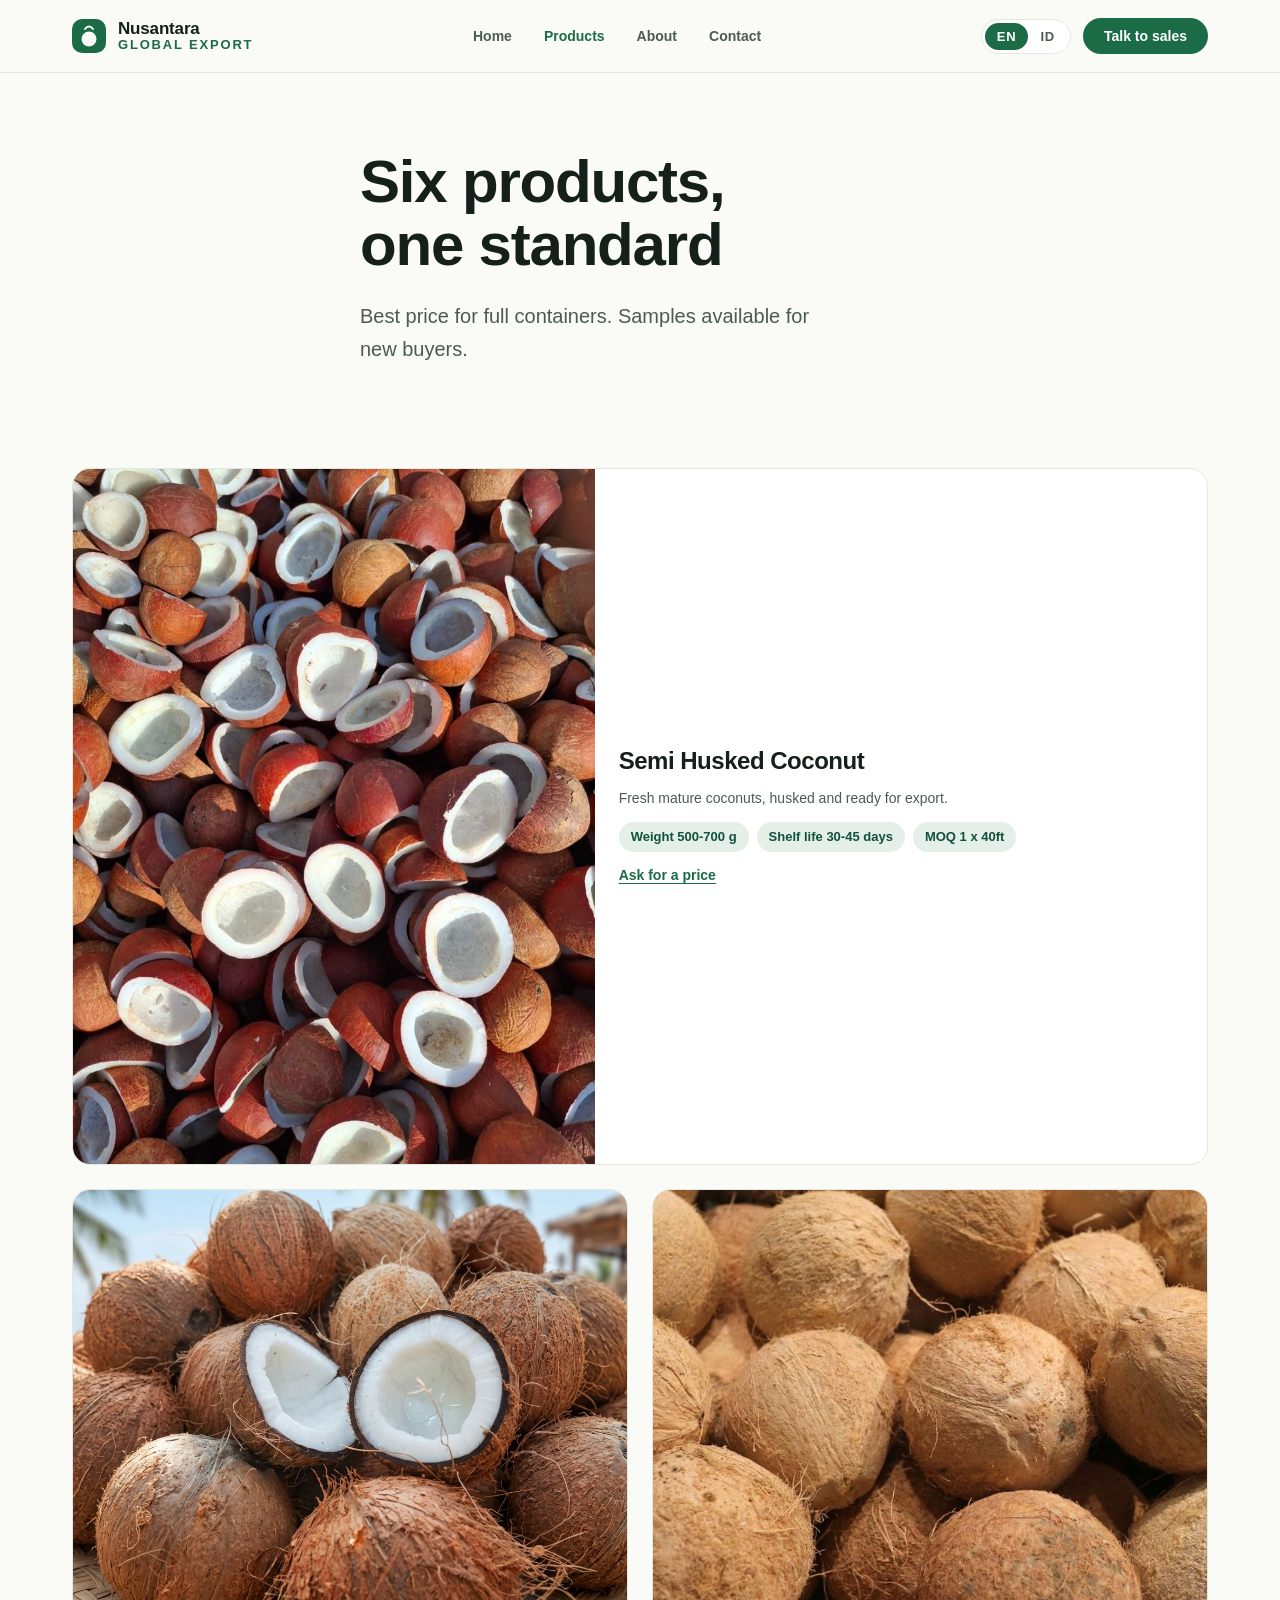
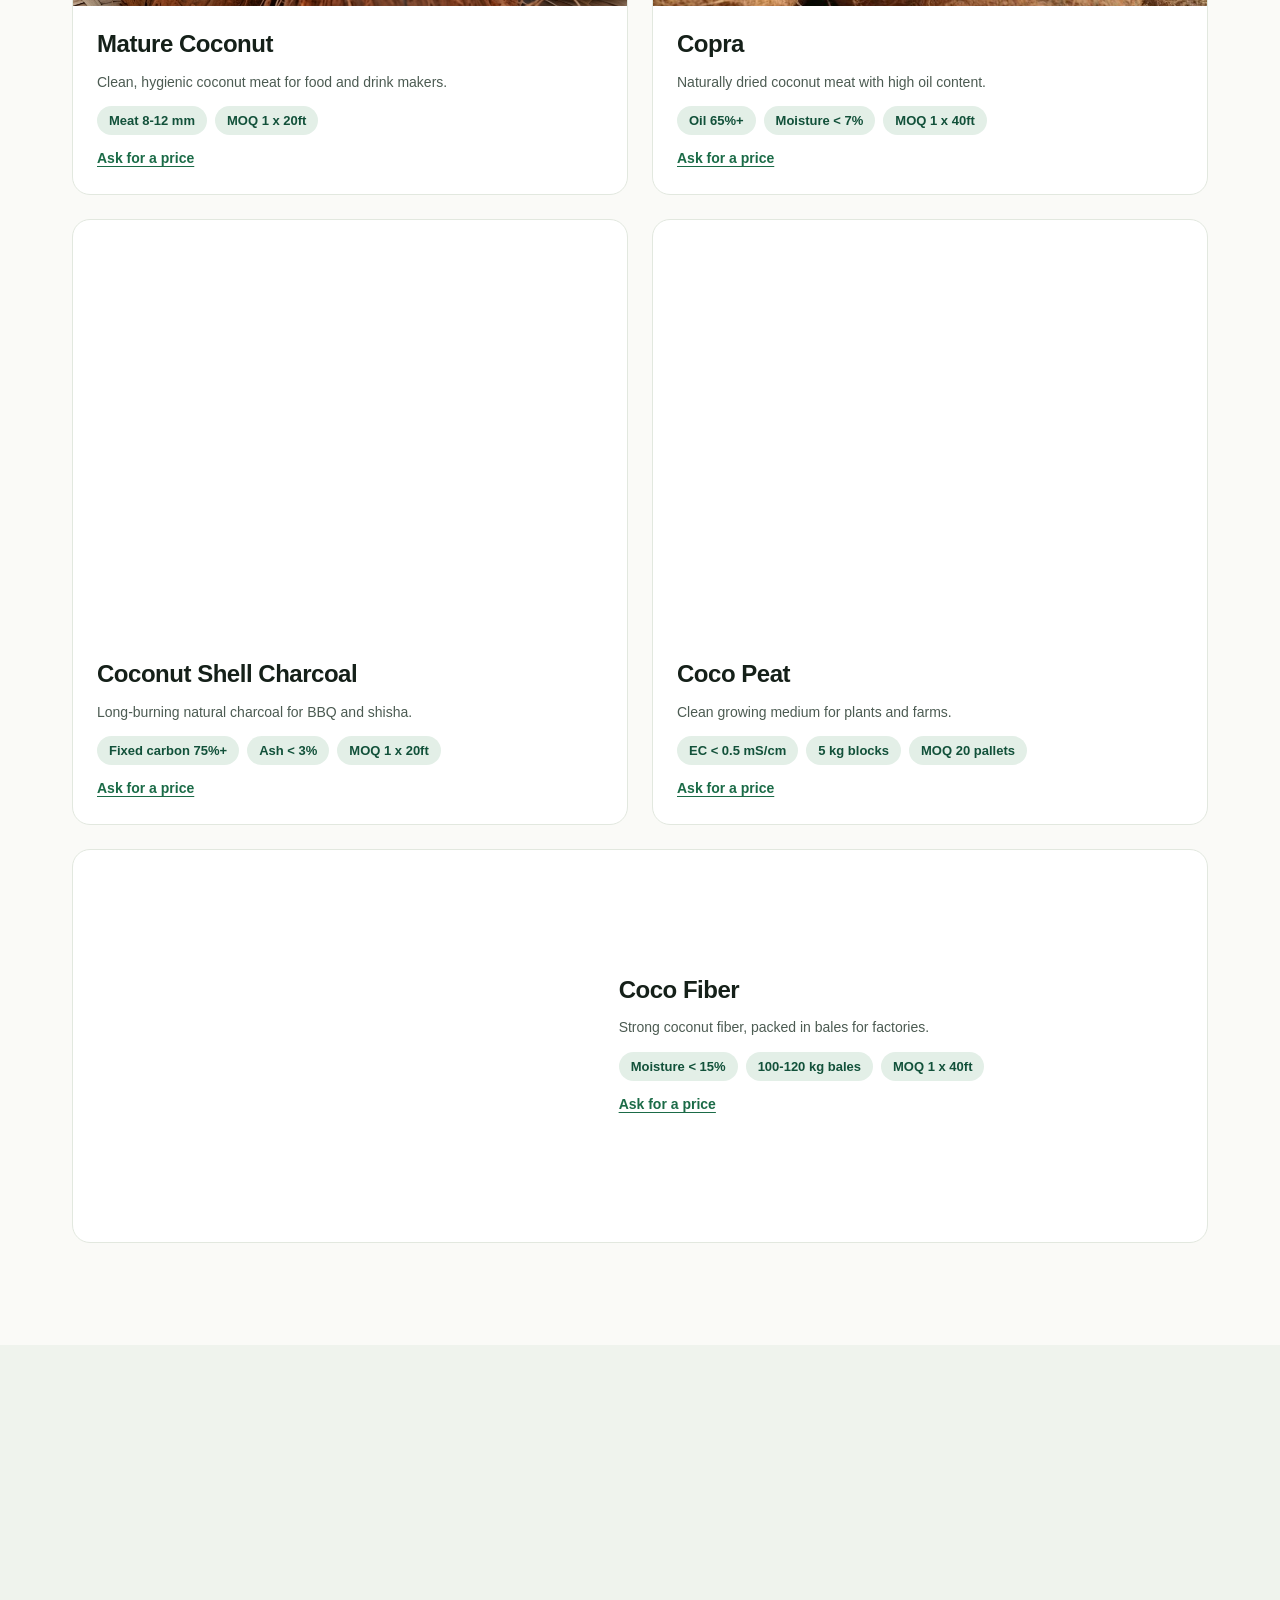
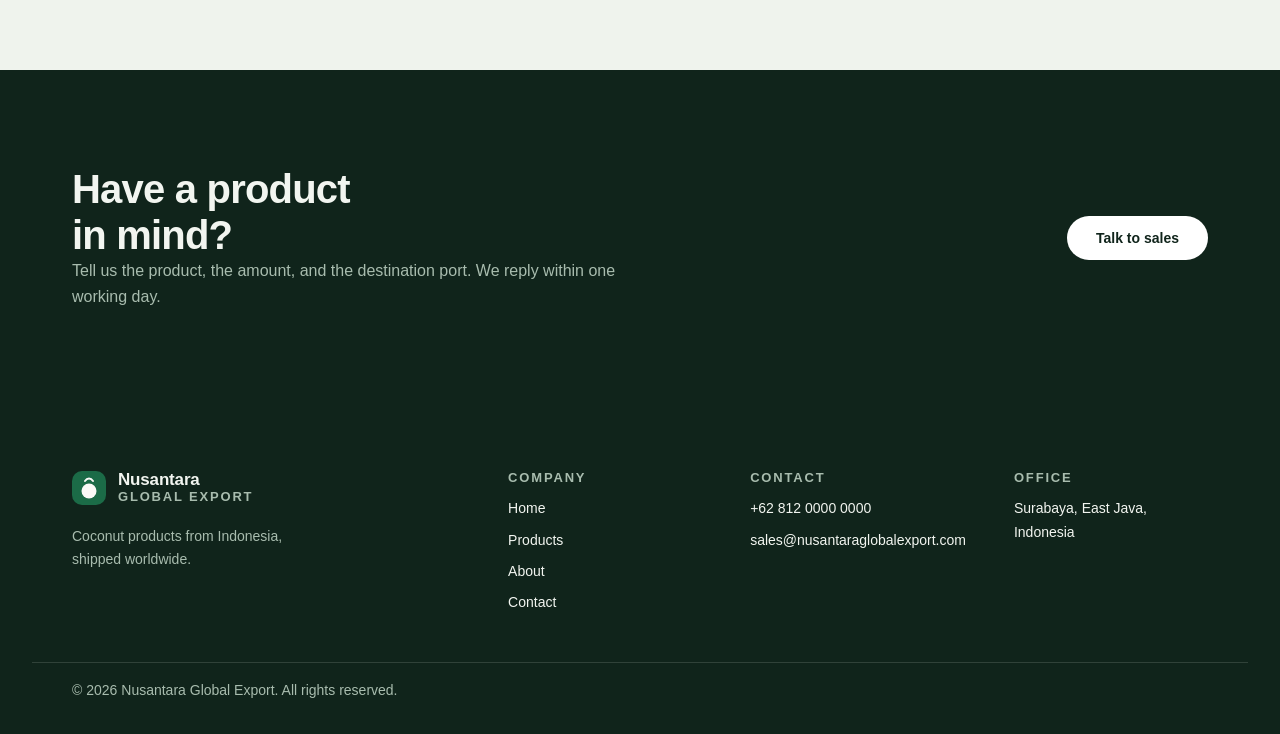
<file: products.html>
<!DOCTYPE html>
<html lang="en">
<head>
  <meta charset="UTF-8">
  <meta name="viewport" content="width=device-width, initial-scale=1">
  <meta http-equiv="Content-Security-Policy" content="default-src 'self'; script-src 'self'; style-src 'self' https://fonts.googleapis.com; font-src https://fonts.gstatic.com; img-src 'self' https://picsum.photos https://fastly.picsum.photos data:; connect-src 'none'; object-src 'none'; base-uri 'self'; form-action 'self' https://wa.me">
  <meta name="description" content="Coconut products for export: semi husked coconut, mature coconut, copra, shell charcoal, coco peat, and coco fiber. Best price for full containers, samples available.">
  <meta name="theme-color" content="#FAFAF7">
  <meta property="og:title" content="Products - Nusantara Global Export">
  <meta property="og:description" content="Five coconut lines, one standard.">
  <meta property="og:type" content="website">
  <!-- TODO: ganti domain asli saat go-live -->
  <link rel="canonical" href="https://www.nusantaraglobalexport.com/products.html">
  <link rel="icon" type="image/svg+xml" href="assets/favicon.svg">
  <link rel="preconnect" href="https://fonts.googleapis.com">
  <link rel="preconnect" href="https://fonts.gstatic.com" crossorigin>
  <!-- TODO: self-host font untuk produksi komersial -->
  <link rel="stylesheet" href="https://fonts.googleapis.com/css2?family=Manrope:wght@400;500;600;700&family=Outfit:wght@600;700&display=swap">
  <link rel="stylesheet" href="css/style.css">
  <title>Products - Nusantara Global Export</title>
</head>
<body data-page="products">
  <a class="skip-link" href="#main" data-i18n="nav.skip">Skip to content</a>

  <header class="site-header">
    <div class="container site-header__inner">
      <a class="brand" href="index.html" aria-label="Nusantara Global Export, home">
        <svg class="brand__mark" width="34" height="34" viewBox="0 0 34 34" fill="none" aria-hidden="true" focusable="false">
          <rect width="34" height="34" rx="10" fill="#1B6B47"/>
          <circle cx="17" cy="20" r="7.5" fill="#FAFAF7"/>
          <path d="M13 10c2.2-3.2 5.8-3.2 8 0" stroke="#FAFAF7" stroke-width="2" stroke-linecap="round"/>
        </svg>
        <span class="brand__name">Nusantara<span>Global Export</span></span>
      </a>

      <nav class="site-nav" aria-label="Main">
        <ul class="site-nav__list" role="list">
          <li><a class="site-nav__link" href="index.html" data-i18n="nav.home">Home</a></li>
          <li><a class="site-nav__link" href="products.html" aria-current="page" data-i18n="nav.products">Products</a></li>
          <li><a class="site-nav__link" href="about.html" data-i18n="nav.about">About</a></li>
          <li><a class="site-nav__link" href="contact.html" data-i18n="nav.contact">Contact</a></li>
        </ul>
      </nav>

      <div class="site-header__actions">
        <div class="lang-toggle" role="group" data-i18n-attr="aria-label:nav.langLabel" aria-label="Switch language">
          <button type="button" class="lang-toggle__btn" data-lang="en" lang="en" aria-pressed="true">EN</button>
          <button type="button" class="lang-toggle__btn" data-lang="id" lang="id" aria-pressed="false">ID</button>
        </div>
        <!-- TODO: ganti nomor WhatsApp asli, termasuk di js/main.js (WA_NUMBER) -->
        <a class="btn btn--primary btn--small site-header__cta" href="https://wa.me/6281200000000?text=Hello%20Nusantara%20Global%20Export%2C%20I%20would%20like%20to%20discuss%20a%20bulk%20order." target="_blank" rel="noopener noreferrer" data-i18n="nav.cta">Talk to sales</a>
        <button type="button" class="nav-toggle" aria-expanded="false" aria-controls="mobile-nav">
          <span class="visually-hidden">Menu</span>
          <span class="nav-toggle__bar" aria-hidden="true"></span>
          <span class="nav-toggle__bar" aria-hidden="true"></span>
          <span class="nav-toggle__bar" aria-hidden="true"></span>
        </button>
      </div>
    </div>

    <nav class="site-nav--mobile" id="mobile-nav" aria-label="Main">
      <div class="container">
        <ul class="site-nav__list" role="list">
          <li><a class="site-nav__link" href="index.html" data-i18n="nav.home">Home</a></li>
          <li><a class="site-nav__link" href="products.html" data-i18n="nav.products">Products</a></li>
          <li><a class="site-nav__link" href="about.html" data-i18n="nav.about">About</a></li>
          <li><a class="site-nav__link" href="contact.html" data-i18n="nav.contact">Contact</a></li>
        </ul>
        <a class="btn btn--primary" href="https://wa.me/6281200000000?text=Hello%20Nusantara%20Global%20Export%2C%20I%20would%20like%20to%20discuss%20a%20bulk%20order." target="_blank" rel="noopener noreferrer" data-i18n="nav.cta">Talk to sales</a>
      </div>
    </nav>
  </header>

  <main id="main">
    <section class="page-head">
      <div class="container hero__content reveal">
        <h1 class="hero__title" data-i18n="products.hero.h1">Six products, one standard</h1>
        <p class="hero__lead" data-i18n="products.hero.sub">Best price for full containers. Samples available for new buyers.</p>
      </div>
    </section>

    <section class="section" aria-label="Product catalog">
      <div class="container">
        <div class="product-grid reveal-group">
          <article class="product-card product-card--feature">
            <img class="product-card__media" src="assets/hero/slide-4-semi-husked.jpg" width="1200" height="800" alt="Pile of semi husked brown coconuts" loading="lazy" decoding="async">
            <div class="product-card__body">
              <h3 data-i18n="products.semihusk.name">Semi Husked Coconut</h3>
              <p class="product-card__desc" data-i18n="products.semihusk.desc">Fresh mature coconuts, husked and ready for export.</p>
              <ul class="product-card__specs" role="list">
                <li class="chip">Weight 500-700 g</li>
                <li class="chip">Shelf life 30-45 days</li>
                <!-- mock: MOQ placeholder -->
                <li class="chip">MOQ 1 x 40ft</li>
              </ul>
              <a class="product-card__link" href="contact.html?product=Semi%20Husked%20Coconut" data-i18n="products.card.cta">Ask for a price</a>
            </div>
          </article>

          <article class="product-card">
            <img class="product-card__media" src="assets/hero/slide-5-mature.jpg" width="800" height="600" alt="Whole mature coconuts" loading="lazy" decoding="async">
            <div class="product-card__body">
              <h3 data-i18n="products.mature.name">Mature Coconut</h3>
              <p class="product-card__desc" data-i18n="products.mature.desc">Clean, hygienic coconut meat for food and drink makers.</p>
              <ul class="product-card__specs" role="list">
                <li class="chip">Meat 8-12 mm</li>
                <!-- mock: MOQ placeholder -->
                <li class="chip">MOQ 1 x 20ft</li>
              </ul>
              <a class="product-card__link" href="contact.html?product=Mature%20Coconut" data-i18n="products.card.cta">Ask for a price</a>
            </div>
          </article>

          <article class="product-card">
            <img class="product-card__media" src="assets/hero/slide-6-copra.jpg" width="800" height="600" alt="Dried copra coconut meat pieces" loading="lazy" decoding="async">
            <div class="product-card__body">
              <h3 data-i18n="products.copra.name">Copra</h3>
              <p class="product-card__desc" data-i18n="products.copra.desc">Naturally dried coconut meat with high oil content.</p>
              <ul class="product-card__specs" role="list">
                <li class="chip">Oil 65%+</li>
                <li class="chip">Moisture &lt; 7%</li>
                <!-- mock: MOQ placeholder -->
                <li class="chip">MOQ 1 x 40ft</li>
              </ul>
              <a class="product-card__link" href="contact.html?product=Copra" data-i18n="products.card.cta">Ask for a price</a>
            </div>
          </article>

          <article class="product-card">
            <img class="product-card__media" src="assets/hero/slide-3-charcoal.jpg" width="800" height="600" alt="Black coconut shell charcoal lumps" loading="lazy" decoding="async">
            <div class="product-card__body">
              <h3 data-i18n="products.charcoal.name">Coconut Shell Charcoal</h3>
              <p class="product-card__desc" data-i18n="products.charcoal.desc">Long-burning natural charcoal for BBQ and shisha.</p>
              <ul class="product-card__specs" role="list">
                <li class="chip">Fixed carbon 75%+</li>
                <li class="chip">Ash &lt; 3%</li>
                <!-- mock: MOQ placeholder -->
                <li class="chip">MOQ 1 x 20ft</li>
              </ul>
              <a class="product-card__link" href="contact.html?product=Coconut%20Shell%20Charcoal" data-i18n="products.card.cta">Ask for a price</a>
            </div>
          </article>

          <article class="product-card">
            <img class="product-card__media" src="assets/hero/slide-1-cocofiber.jpg" width="800" height="600" alt="Coconut fiber — coco peat husk product" loading="lazy" decoding="async">
            <div class="product-card__body">
              <h3 data-i18n="products.cocopeat.name">Coco Peat</h3>
              <p class="product-card__desc" data-i18n="products.cocopeat.desc">Clean growing medium for plants and farms.</p>
              <ul class="product-card__specs" role="list">
                <li class="chip">EC &lt; 0.5 mS/cm</li>
                <li class="chip">5 kg blocks</li>
                <!-- mock: MOQ placeholder -->
                <li class="chip">MOQ 20 pallets</li>
              </ul>
              <a class="product-card__link" href="contact.html?product=Coco%20Peat" data-i18n="products.card.cta">Ask for a price</a>
            </div>
          </article>

          <article class="product-card product-card--wide">
            <img class="product-card__media" src="assets/hero/slide-2-bales.jpg" width="1200" height="800" alt="Bales of coco fiber stacked in warehouse" loading="lazy" decoding="async">
            <div class="product-card__body">
              <h3 data-i18n="products.fiber.name">Coco Fiber</h3>
              <p class="product-card__desc" data-i18n="products.fiber.desc">Strong coconut fiber, packed in bales for factories.</p>
              <ul class="product-card__specs" role="list">
                <li class="chip">Moisture &lt; 15%</li>
                <li class="chip">100-120 kg bales</li>
                <!-- mock: MOQ placeholder -->
                <li class="chip">MOQ 1 x 40ft</li>
              </ul>
              <a class="product-card__link" href="contact.html?product=Coco%20Fiber" data-i18n="products.card.cta">Ask for a price</a>
            </div>
          </article>
        </div>
      </div>
    </section>

    <section class="section section--tint">
      <div class="container reveal">
        <h2 data-i18n="products.soon.h2">Coming soon</h2>
        <p class="section__body" data-i18n="products.soon.body">We are preparing:</p>
        <ul class="soon" role="list">
          <li class="soon__item" data-i18n="products.soon.item1">Tobacco leaf</li>
          <li class="soon__item" data-i18n="products.soon.item2">Coffee</li>
          <li class="soon__item" data-i18n="products.soon.item3">Spices</li>
        </ul>
      </div>
    </section>

    <section class="cta-band" aria-labelledby="cta-title">
      <div class="container cta-band__inner">
        <div>
          <h2 id="cta-title" data-i18n="cta.h2">Have a product in mind?</h2>
          <p data-i18n="cta.body">Tell us the product, the amount, and the destination port. We reply within one working day.</p>
        </div>
        <a class="btn btn--light" href="https://wa.me/6281200000000?text=Hello%20Nusantara%20Global%20Export%2C%20I%20would%20like%20to%20discuss%20a%20bulk%20order." target="_blank" rel="noopener noreferrer" data-i18n="cta.button">Talk to sales</a>
      </div>
    </section>
  </main>

  <footer class="site-footer">
    <div class="container site-footer__grid">
      <div class="site-footer__brand">
        <a class="brand" href="index.html" aria-label="Nusantara Global Export, home">
          <svg class="brand__mark" width="34" height="34" viewBox="0 0 34 34" fill="none" aria-hidden="true" focusable="false">
            <rect width="34" height="34" rx="10" fill="#1B6B47"/>
            <circle cx="17" cy="20" r="7.5" fill="#FAFAF7"/>
            <path d="M13 10c2.2-3.2 5.8-3.2 8 0" stroke="#FAFAF7" stroke-width="2" stroke-linecap="round"/>
          </svg>
          <span class="brand__name">Nusantara<span>Global Export</span></span>
        </a>
        <p data-i18n="footer.tagline">Coconut products from Indonesia, shipped worldwide.</p>
      </div>
      <nav aria-labelledby="footer-company">
        <h2 class="site-footer__title" id="footer-company" data-i18n="footer.company">Company</h2>
        <ul class="site-footer__list" role="list">
          <li><a href="index.html" data-i18n="nav.home">Home</a></li>
          <li><a href="products.html" data-i18n="nav.products">Products</a></li>
          <li><a href="about.html" data-i18n="nav.about">About</a></li>
          <li><a href="contact.html" data-i18n="nav.contact">Contact</a></li>
        </ul>
      </nav>
      <div>
        <h2 class="site-footer__title" id="footer-contact" data-i18n="footer.contact">Contact</h2>
        <ul class="site-footer__list" role="list">
          <li><a href="https://wa.me/6281200000000" target="_blank" rel="noopener noreferrer">+62 812 0000 0000</a></li>
          <li><a href="mailto:sales@nusantaraglobalexport.com">sales@nusantaraglobalexport.com</a></li>
        </ul>
      </div>
      <div>
        <h2 class="site-footer__title" id="footer-office" data-i18n="footer.office">Office</h2>
        <ul class="site-footer__list" role="list">
          <li data-i18n="footer.address">Surabaya, East Java, Indonesia</li>
        </ul>
      </div>
    </div>
    <div class="container site-footer__bottom">
      <p>&copy; <span id="footer-year">2026</span> Nusantara Global Export. <span data-i18n="footer.rights">All rights reserved.</span></p>
    </div>
  </footer>

  <script src="js/lang.js" defer></script>
  <script src="js/main.js" defer></script>
</body>
</html>
</file>
<file: css/style.css>
/* ==========================================================================
   Nusantara Global Export - style.css
   Design system: lihat DESIGN.md. Mobile-first, satu token source of truth.
   ========================================================================== */

/* --------------------------------------------------------------------------
   1. Design tokens
   -------------------------------------------------------------------------- */
:root {
  /* Color (DESIGN.md bagian 2) */
  --color-bg: #FAFAF7;
  --color-surface: #FFFFFF;
  --color-surface-2: #EFF3ED;
  --color-ink: #152019;
  --color-ink-2: #4C5B52;
  --color-line: #E2E8DF;
  --color-accent: #1B6B47;
  --color-accent-strong: #12513A;
  --color-accent-soft: #E3EFE7;
  --color-band: #10241B;
  --color-band-ink: #F2F5F0;
  --color-band-muted: #A8BCAE;
  --color-error: #B3382C;
  --color-accent-on-dark: #9FD1B4; /* aksen di atas latar gelap (eyebrow, hover) */

  /* Typography scale */
  --font-display: "Outfit", "Segoe UI", sans-serif;
  --font-body: "Manrope", "Segoe UI", sans-serif;
  --text-display: clamp(2.3rem, 4.6vw + 1rem, 3.75rem);
  --text-h2: clamp(1.75rem, 2.6vw + 1rem, 2.5rem);
  --text-h3: clamp(1.25rem, 1vw + 1rem, 1.5rem);
  --text-lead: clamp(1.0625rem, 0.4vw + 1rem, 1.25rem);
  --text-body: 1rem;
  --text-small: 0.875rem;
  --text-micro: 0.8125rem;

  /* Spacing scale (4px base) */
  --space-1: 0.25rem;
  --space-2: 0.5rem;
  --space-3: 0.75rem;
  --space-4: 1rem;
  --space-5: 1.5rem;
  --space-6: 2rem;
  --space-7: 3rem;
  --space-8: 4rem;
  --space-9: 6rem;
  --space-10: 8rem;

  /* Shape lock */
  --radius-pill: 999px;
  --radius-card: 18px;
  --radius-input: 12px;

  /* Elevation (tint hijau, bukan hitam) */
  --shadow-card: 0 12px 32px -16px rgba(21, 32, 25, 0.18);
  --shadow-card-hover: 0 20px 44px -18px rgba(21, 32, 25, 0.26);

  /* Motion */
  --ease-out: cubic-bezier(0.16, 1, 0.3, 1);
  --dur-fast: 200ms;
  --dur-med: 420ms;

  /* Layout */
  --container: 76rem;
  --gutter: clamp(1.25rem, 4vw, 2.5rem);
  --section-y: clamp(4rem, 8vw, 7.5rem);
  --header-h: 4.5rem;

  /* Focus */
  --focus-ring: 2px solid var(--color-accent);
}

/* --------------------------------------------------------------------------
   2. Reset & base
   -------------------------------------------------------------------------- */
*,
*::before,
*::after {
  box-sizing: border-box;
}

* {
  margin: 0;
}

html {
  scroll-behavior: smooth;
  -webkit-text-size-adjust: 100%;
}

body {
  font-family: var(--font-body);
  font-size: var(--text-body);
  line-height: 1.65;
  color: var(--color-ink);
  background-color: var(--color-bg);
  -webkit-font-smoothing: antialiased;
}

img,
svg,
video {
  display: block;
  max-width: 100%;
  height: auto;
}

h1,
h2,
h3 {
  font-family: var(--font-display);
  letter-spacing: -0.02em;
  text-wrap: balance;
}

h1 {
  font-size: var(--text-display);
  font-weight: 700;
  line-height: 1.05;
}

h2 {
  font-size: var(--text-h2);
  font-weight: 600;
  line-height: 1.15;
}

h3 {
  font-size: var(--text-h3);
  font-weight: 600;
  line-height: 1.2;
}

p {
  max-width: 62ch;
}

a {
  color: var(--color-accent);
  text-decoration-thickness: 1px;
  text-underline-offset: 3px;
}

a:hover {
  color: var(--color-accent-strong);
}

ul[role="list"],
ol[role="list"] {
  list-style: none;
  padding: 0;
}

:focus-visible {
  outline: var(--focus-ring);
  outline-offset: 2px;
  border-radius: 2px;
}

::selection {
  background-color: var(--color-accent-soft);
}

.skip-link {
  position: absolute;
  top: -100%;
  left: var(--space-4);
  z-index: 100;
  padding: var(--space-2) var(--space-4);
  border-radius: var(--radius-pill);
  background-color: var(--color-accent);
  color: #FFFFFF;
  font-weight: 600;
  text-decoration: none;
}

.skip-link:focus-visible {
  top: var(--space-2);
}

.visually-hidden {
  position: absolute;
  width: 1px;
  height: 1px;
  padding: 0;
  margin: -1px;
  overflow: hidden;
  clip: rect(0 0 0 0);
  white-space: nowrap;
  border: 0;
}

/* --------------------------------------------------------------------------
   3. Layout primitives
   -------------------------------------------------------------------------- */
.container {
  width: 100%;
  max-width: var(--container);
  margin-inline: auto;
  padding-inline: var(--gutter);
}

.section {
  padding-block: var(--section-y);
}

.section--tint {
  background-color: var(--color-surface-2);
}

.section__head {
  display: grid;
  gap: var(--space-4);
  margin-bottom: var(--space-7);
}

.section__body {
  font-size: var(--text-lead);
  color: var(--color-ink-2);
}

.eyebrow {
  font-size: var(--text-micro);
  font-weight: 700;
  letter-spacing: 0.16em;
  text-transform: uppercase;
  color: var(--color-accent);
}

/* --------------------------------------------------------------------------
   3b. Layout utilitas tambahan
   -------------------------------------------------------------------------- */
.page-head {
  padding-block: clamp(3rem, 6vw, 5rem) 0;
}

/* page-head berdiri di background terang: jangan pakai warna hero gelap */
.page-head .hero__title {
  color: var(--color-ink);
}

.page-head .hero__lead {
  color: var(--color-ink-2);
}

.page-head .eyebrow {
  color: var(--color-accent);
}

.section__foot {
  margin-top: var(--space-6);
}

.form-actions {
  display: flex;
  margin-top: var(--space-5);
}

/* Header CTA disembunyikan di layar sempit (sudah ada di panel menu mobile).
   Spesifisitas dua kelas untuk mengungguli aturan .btn yang muncul lebih akhir. */
@media (max-width: 820px) {
  .site-header .site-header__cta {
    display: none;
  }
}

/* Brand di atas band gelap memakai warna terang */
.site-footer .brand {
  color: var(--color-band-ink);
}

.site-footer .brand__name span {
  color: var(--color-band-muted);
}

/* --------------------------------------------------------------------------
   4. Buttons
   -------------------------------------------------------------------------- */
.btn {
  display: inline-flex;
  align-items: center;
  justify-content: center;
  gap: var(--space-2);
  padding: 0.875rem 1.75rem;
  border: 1px solid transparent;
  border-radius: var(--radius-pill);
  font-family: var(--font-body);
  font-size: var(--text-small);
  font-weight: 700;
  line-height: 1;
  text-decoration: none;
  cursor: pointer;
  transition: background-color var(--dur-fast) var(--ease-out),
    color var(--dur-fast) var(--ease-out),
    border-color var(--dur-fast) var(--ease-out),
    transform var(--dur-fast) var(--ease-out),
    box-shadow var(--dur-fast) var(--ease-out);
  white-space: nowrap;
}

.btn:active {
  transform: scale(0.98);
}

.btn--primary {
  background-color: var(--color-accent);
  color: #FFFFFF;
}

.btn--primary:hover {
  background-color: var(--color-accent-strong);
  color: #FFFFFF;
}

.btn--ghost {
  border-color: var(--color-line);
  color: var(--color-ink);
  background-color: transparent;
}

.btn--ghost:hover {
  border-color: var(--color-accent);
  color: var(--color-accent-strong);
}

.btn--light {
  background-color: #FFFFFF;
  color: var(--color-band);
}

.btn--light:hover {
  background-color: var(--color-accent-soft);
  color: var(--color-band);
}

.btn--ghost-band {
  border-color: rgba(242, 245, 240, 0.45);
  background-color: rgba(16, 36, 27, 0.25);
  color: #FFFFFF;
}

.btn--ghost-band:hover {
  border-color: #FFFFFF;
  color: #FFFFFF;
}

.btn--small {
  padding: 0.625rem 1.25rem;
}

.btn[disabled] {
  opacity: 0.6;
  cursor: wait;
}

/* --------------------------------------------------------------------------
   5. Header & navigation
   -------------------------------------------------------------------------- */
.site-header {
  position: sticky;
  top: 0;
  z-index: 20;
  min-height: var(--header-h);
  background-color: rgba(250, 250, 247, 0.92);
  -webkit-backdrop-filter: blur(8px);
  backdrop-filter: blur(8px);
  border-bottom: 1px solid var(--color-line);
}

.site-header__inner {
  display: flex;
  align-items: center;
  justify-content: space-between;
  gap: var(--space-4);
  min-height: var(--header-h);
}

.brand {
  display: inline-flex;
  align-items: center;
  gap: var(--space-3);
  text-decoration: none;
  color: var(--color-ink);
}

.brand__mark {
  flex: none;
}

.brand__name {
  font-family: var(--font-display);
  font-size: 1.0625rem;
  font-weight: 700;
  line-height: 1.1;
  letter-spacing: -0.01em;
  white-space: nowrap; /* cegah nama brand patah 3 baris di layar sempit */
}

.brand__name span {
  display: block;
  font-size: var(--text-micro);
  font-weight: 600;
  letter-spacing: 0.14em;
  text-transform: uppercase;
  color: var(--color-accent);
}

.site-nav {
  display: none;
}

.site-nav__list {
  display: flex;
  align-items: center;
  gap: var(--space-6);
}

.site-nav__link {
  font-size: var(--text-small);
  font-weight: 600;
  color: var(--color-ink-2);
  text-decoration: none;
  transition: color var(--dur-fast) var(--ease-out);
}

.site-nav__link:hover {
  color: var(--color-ink);
}

.site-nav__link[aria-current="page"] {
  color: var(--color-accent);
}

.site-header__actions {
  display: flex;
  align-items: center;
  gap: var(--space-3);
}

.nav-toggle {
  display: inline-flex;
  flex-direction: column;
  justify-content: center;
  gap: 5px;
  width: 2.75rem;
  height: 2.75rem;
  padding: 0.75rem;
  border: 1px solid var(--color-line);
  border-radius: var(--radius-pill);
  background-color: var(--color-surface);
  cursor: pointer;
}

.nav-toggle__bar {
  width: 100%;
  height: 2px;
  border-radius: 2px;
  background-color: var(--color-ink);
  transition: transform var(--dur-fast) var(--ease-out),
    opacity var(--dur-fast) var(--ease-out);
}

.nav-toggle[aria-expanded="true"] .nav-toggle__bar:nth-child(1) {
  transform: translateY(7px) rotate(45deg);
}

.nav-toggle[aria-expanded="true"] .nav-toggle__bar:nth-child(2) {
  opacity: 0;
}

.nav-toggle[aria-expanded="true"] .nav-toggle__bar:nth-child(3) {
  transform: translateY(-7px) rotate(-45deg);
}

/* Language toggle */
.lang-toggle {
  display: inline-flex;
  padding: 3px;
  border: 1px solid var(--color-line);
  border-radius: var(--radius-pill);
  background-color: var(--color-surface);
}

.lang-toggle__btn {
  padding: 0.375rem 0.75rem;
  border: 0;
  border-radius: var(--radius-pill);
  background-color: transparent;
  font-family: var(--font-body);
  font-size: var(--text-micro);
  font-weight: 700;
  letter-spacing: 0.06em;
  color: var(--color-ink-2);
  cursor: pointer;
  transition: background-color var(--dur-fast) var(--ease-out),
    color var(--dur-fast) var(--ease-out);
}

.lang-toggle__btn[aria-pressed="true"] {
  background-color: var(--color-accent);
  color: #FFFFFF;
}

/* Mobile nav panel */
.site-nav--mobile {
  display: none;
  border-top: 1px solid var(--color-line);
  background-color: var(--color-surface);
}

.site-nav--mobile.is-open {
  display: block;
}

.site-nav--mobile .site-nav__list {
  flex-direction: column;
  align-items: stretch;
  gap: 0;
  padding-block: var(--space-2);
}

.site-nav--mobile .site-nav__link {
  display: block;
  padding: var(--space-3) 0;
  font-size: var(--text-body);
  border-bottom: 1px solid var(--color-line);
}

.site-nav--mobile .btn {
  margin-block: var(--space-4) var(--space-2);
  width: 100%;
}

@media (min-width: 821px) {
  .site-nav {
    display: block;
  }

  .nav-toggle {
    display: none;
  }

  /* Panel mobile tetap tersembunyi walau kelas .is-open tertinggal dari sesi sebelumnya */
  .site-nav--mobile,
  .site-nav--mobile.is-open {
    display: none;
  }
}

/* --------------------------------------------------------------------------
   6. Hero gelap full-bleed + strip support (referensi template webekspor)
   Satu-satunya transisi tema gelap-terang yang disengaja di halaman (DESIGN.md 4.11).
   -------------------------------------------------------------------------- */
.hero {
  position: relative;
  display: flex;
  flex-direction: column;
  background-color: var(--color-band);
  color: var(--color-band-ink);
  overflow: hidden;
  isolation: isolate;
}

.hero__bg {
  position: absolute;
  inset: 0;
  z-index: 0;
  background-color: var(--color-band);
  pointer-events: none;
}

.hero__bg img {
  width: 100%;
  height: 100%;
  object-fit: cover;
}

/* --------------------------------------------------------------------------
   Hero slideshow: 6 slide, Ken Burns zoom + crossfade.
   Overlay gradient dipindah ke .hero__slideshow::after agar kontras teks AA.
   z-index 1 supaya layer ini menjadi dasar, di atas .hero__bg tapi di bawah
   .hero__inner (z 1 di DOM belakangan) dan .hero__support (z 1).
   Caption + dots z-index tinggi agar tidak tertutup support strip.
   -------------------------------------------------------------------------- */
.hero__slideshow {
  position: absolute;
  inset: 0;
  z-index: 1;
  overflow: hidden;
}

.hero__slideshow-track {
  position: absolute;
  inset: 0;
}

.hero__slide {
  position: absolute;
  inset: 0;
  opacity: 0;
  transition: opacity 1200ms var(--ease-out);
  pointer-events: none;
}

.hero__slide.is-active {
  opacity: 1;
  pointer-events: auto;
  z-index: 1;
}

.hero__slide img {
  width: 100%;
  height: 100%;
  object-fit: cover;
  /* Ken Burns zoom: 11s per slide, lebih lama dari interval 5.5s,
     jadi zoom tidak restart dari 0 setiap pergantian */
  transform-origin: 55% 45%;
  animation: hero-kenburns 11s var(--ease-out) forwards;
  will-change: transform;
}

@keyframes hero-kenburns {
  from { transform: scale(1); }
  to   { transform: scale(1.08); }
}

/* Overlay: per slide, di atas foto, di bawah teks/gradasi kontras.
   Hanya slide aktif yang punya overlay agar foto tidak tertutup dobel. */
.hero__slide::after {
  content: "";
  position: absolute;
  inset: 0;
  z-index: 1;
  background: rgba(8, 22, 15, 0.32);
  pointer-events: none;
}

.hero__slide.is-active::after {
  background: rgba(8, 22, 15, 0.32);
}

/* Gradasi kontras untuk teks: hanya di sisi kiri, tidak menutup foto 100% */
.hero__slideshow::after {
  content: "";
  position: absolute;
  inset: 0;
  z-index: 2;
  background: linear-gradient(
    100deg,
    rgba(8, 22, 15, 0.72) 0%,
    rgba(8, 22, 15, 0.45) 42%,
    rgba(8, 22, 15, 0.10) 62%,
    transparent 75%
  );
  pointer-events: none;
}

/* Caption pojok kiri-bawah, di atas support strip (strip setinggi ~7rem) */
.hero__slide-caption {
  position: absolute;
  left: clamp(1.25rem, 4vw, 2.5rem);
  bottom: 8.25rem;
  z-index: 4;
  padding: 6px 14px;
  font-family: var(--font-display);
  font-size: var(--text-micro);
  font-weight: 600;
  letter-spacing: 0.16em;
  text-transform: uppercase;
  color: #FFFFFF;
  background-color: rgba(16, 36, 27, 0.65);
  -webkit-backdrop-filter: blur(8px);
  backdrop-filter: blur(8px);
  border: 1px solid rgba(242, 245, 240, 0.18);
  border-radius: var(--radius-pill);
  opacity: 0;
  transform: translateY(8px);
  transition:
    opacity 600ms var(--ease-out) 400ms,
    transform 600ms var(--ease-out) 400ms;
  pointer-events: none;
}

.hero__slide.is-active .hero__slide-caption {
  opacity: 1;
  transform: translateY(0);
}

/* Dots di pojok kanan-bawah, sejajar dengan caption (di atas support strip) */
.hero__slideshow-dots {
  position: absolute;
  right: clamp(1.25rem, 4vw, 2.5rem);
  bottom: 8.25rem;
  z-index: 5;
  display: flex;
  gap: 8px;
}

.hero__dot {
  width: 28px;
  height: 3px;
  border: 0;
  padding: 0;
  border-radius: 2px;
  background-color: rgba(242, 245, 240, 0.35);
  cursor: pointer;
  transition: background-color var(--dur-fast) var(--ease-out);
}

.hero__dot:hover {
  background-color: rgba(242, 245, 240, 0.65);
}

.hero__dot.is-active {
  background-color: var(--color-accent-on-dark);
}

.hero__dot:focus-visible {
  outline: 2px solid var(--color-accent-on-dark);
  outline-offset: 3px;
}

@media (max-width: 480px) {
  .hero__slideshow-dots {
    display: none;
  }
}

@media (prefers-reduced-motion: reduce) {
  .hero__slide img {
    animation: none;
  }
  .hero__slide {
    transition: opacity 200ms linear;
  }
  .hero__slide-caption {
    transition: none;
  }
}

@media (hover: hover) {
  .hero__slideshow:hover .hero__slide img {
    animation-play-state: paused;
  }
}

.hero__inner {
  position: relative;
  z-index: 1;
  flex: 1;
  display: grid;
  align-content: center;
  min-height: 72vh; /* fallback browser lama */
  min-height: min(72dvh, 38rem);
  padding-block: var(--space-9);
}

.hero__content {
  display: grid;
  gap: var(--space-5);
  justify-items: start;
  max-width: 40rem;
}

.hero__title {
  color: #FFFFFF;
  max-width: 20ch;
}

.hero .eyebrow {
  color: var(--color-accent-on-dark);
}

.hero__lead {
  font-size: var(--text-lead);
  color: var(--color-band-muted);
}

.hero__actions {
  display: flex;
  flex-wrap: wrap;
  gap: var(--space-3);
}

/* Strip kontak di dasar hero, pola "Customer Support" situs referensi */
.hero__support {
  position: relative;
  z-index: 1;
  border-top: 1px solid rgba(242, 245, 240, 0.14);
  background-color: rgba(10, 23, 17, 0.6);
  -webkit-backdrop-filter: blur(6px);
  backdrop-filter: blur(6px);
}

.hero__support-inner {
  display: flex;
  flex-wrap: wrap;
  align-items: center;
  gap: var(--space-4) var(--space-6);
  padding-block: var(--space-4);
}

.hero__support-icon {
  flex: none;
  width: 3.25rem;
  height: 3.25rem;
  border-radius: 50%;
  background-color: var(--color-accent);
  color: #FFFFFF;
  display: grid;
  place-items: center;
}

.hero__support-contact {
  display: grid;
  gap: 2px;
}

.hero__support-label {
  font-size: var(--text-micro);
  font-weight: 700;
  letter-spacing: 0.14em;
  text-transform: uppercase;
  color: var(--color-band-muted);
}

.hero__support-number {
  font-family: var(--font-display);
  font-size: clamp(1.375rem, 1.4vw + 1rem, 1.75rem);
  font-weight: 700;
  letter-spacing: -0.01em;
  color: #FFFFFF;
  text-decoration: none;
  transition: color var(--dur-fast) var(--ease-out);
}

.hero__support-number:hover {
  color: var(--color-accent-on-dark);
}

.hero__support-desc {
  color: var(--color-band-muted);
  font-size: var(--text-small);
  max-width: 44ch;
  margin-inline-start: auto;
}

@media (max-width: 767px) {
  .hero__inner {
    min-height: 0;
    padding-block: var(--space-8);
  }

  .hero__support-inner {
    padding-block: var(--space-5);
  }

  .hero__support-desc {
    margin-inline-start: 0;
  }
}

/* --------------------------------------------------------------------------
   7. Proof strip (angka statistik)
   -------------------------------------------------------------------------- */
.proof {
  border-block: 1px solid var(--color-line);
  padding-block: var(--space-6);
}

.proof__grid {
  display: grid;
  grid-template-columns: repeat(2, minmax(0, 1fr));
  gap: var(--space-5) var(--space-6);
}

.proof__value {
  display: block;
  font-family: var(--font-display);
  font-size: clamp(1.75rem, 2.5vw + 1rem, 2.5rem);
  font-weight: 700;
  line-height: 1;
  color: var(--color-accent);
}

.proof__label {
  display: block;
  margin-top: var(--space-1);
  font-size: var(--text-small);
  color: var(--color-ink-2);
}

@media (min-width: 768px) {
  .proof__grid {
    grid-template-columns: repeat(4, minmax(0, 1fr));
  }
}

/* --------------------------------------------------------------------------
   8. Product grid & card (ritme asimetris)
   -------------------------------------------------------------------------- */
.product-grid {
  display: grid;
  gap: var(--space-5);
}

.product-card {
  display: flex;
  flex-direction: column;
  overflow: hidden;
  border: 1px solid var(--color-line);
  border-radius: var(--radius-card);
  background-color: var(--color-surface);
  transition: transform var(--dur-med) var(--ease-out),
    box-shadow var(--dur-med) var(--ease-out);
}

.product-card:hover {
  transform: translateY(-4px);
  box-shadow: var(--shadow-card-hover);
}

.product-card__media {
  aspect-ratio: 4 / 3;
  width: 100%;
  object-fit: cover;
  transition: transform 600ms var(--ease-out);
}

.product-card:hover .product-card__media {
  transform: scale(1.045);
}

.product-card__body {
  display: grid;
  gap: var(--space-3);
  padding: var(--space-5);
}

.product-card__desc {
  color: var(--color-ink-2);
  font-size: var(--text-small);
}

.product-card__specs {
  display: flex;
  flex-wrap: wrap;
  gap: var(--space-2);
}

.chip {
  padding: 0.25rem 0.75rem;
  border-radius: var(--radius-pill);
  background-color: var(--color-accent-soft);
  color: var(--color-accent-strong);
  font-size: var(--text-micro);
  font-weight: 700;
  font-variant-numeric: tabular-nums;
}

.product-card__link {
  margin-top: auto;
  align-self: start;
  font-size: var(--text-small);
  font-weight: 700;
}

/* Di layar sentuh: kartu cukup elevasi biasa, tanpa efek hover lift */
@media (hover: none) {
  .product-card:hover {
    transform: none;
    box-shadow: var(--shadow-card);
  }
}

/* Feature & wide card: horizontal di layar lebar */
@media (min-width: 768px) {
  .product-card--feature,
  .product-card--wide {
    flex-direction: row;
    align-items: stretch;
  }

  .product-card--feature .product-card__media,
  .product-card--wide .product-card__media {
    width: 46%;
    height: auto;
    aspect-ratio: auto;
  }

  .product-card--feature .product-card__body,
  .product-card--wide .product-card__body {
    align-content: center;
  }
}

@media (min-width: 1024px) {
  .product-grid {
    grid-template-columns: repeat(6, minmax(0, 1fr));
  }

  /* Ritme asimetris: kartu penuh di pembuka & penutup, pasangan 3+3 di tengah */
  .product-grid > * {
    grid-column: span 3;
  }

  .product-grid > .product-card--feature,
  .product-grid > .product-card--wide {
    grid-column: span 6;
  }
}

/* --------------------------------------------------------------------------
   9. Process list (angka display, bukan "Step 1")
   -------------------------------------------------------------------------- */
.steps {
  list-style: none;
  padding: 0;
  margin: 0;
}

.steps__item {
  display: grid;
  grid-template-columns: auto minmax(0, 1fr);
  gap: var(--space-4) var(--space-5);
  padding-block: var(--space-5);
  border-top: 1px solid var(--color-line);
}

.steps__num {
  font-family: var(--font-display);
  font-size: clamp(2rem, 3vw + 1rem, 3rem);
  font-weight: 700;
  line-height: 1;
  color: rgba(27, 107, 71, 0.32);
  font-variant-numeric: tabular-nums;
  transition: color var(--dur-med) var(--ease-out);
}

.steps__item:hover .steps__num {
  color: var(--color-accent);
}

.steps__title {
  margin-bottom: var(--space-1);
}

.steps__desc {
  color: var(--color-ink-2);
  font-size: var(--text-small);
}

@media (min-width: 768px) {
  .steps__item {
    grid-template-columns: 6rem minmax(0, 1fr);
  }
}

/* --------------------------------------------------------------------------
   10. Split section (teks + gambar)
   -------------------------------------------------------------------------- */
.split {
  display: grid;
  gap: var(--space-7);
  align-items: center;
}

.split__media img {
  width: 100%;
  aspect-ratio: 4 / 3;
  object-fit: cover;
  border-radius: var(--radius-card);
}

.split__content {
  display: grid;
  gap: var(--space-4);
  justify-items: start;
}

.checklist {
  list-style: none;
  padding: 0;
  margin: 0;
  display: grid;
  gap: var(--space-3);
}

.checklist__item {
  display: flex;
  align-items: flex-start;
  gap: var(--space-3);
  font-weight: 600;
}

.checklist__icon {
  flex: none;
  margin-top: 0.2rem;
  color: var(--color-accent);
}

@media (min-width: 1024px) {
  .split {
    grid-template-columns: minmax(0, 1fr) minmax(0, 1fr);
    gap: var(--space-9);
  }

  .split--reverse .split__media {
    order: 2;
  }
}

/* --------------------------------------------------------------------------
   11. Values (2 kolom, tanpa kartu)
   -------------------------------------------------------------------------- */
.values {
  display: grid;
  gap: var(--space-6);
}

.values__item {
  padding-top: var(--space-4);
  border-top: 1px solid var(--color-line);
}

.values__desc {
  margin-top: var(--space-2);
  color: var(--color-ink-2);
  font-size: var(--text-small);
}

@media (min-width: 768px) {
  .values {
    grid-template-columns: repeat(2, minmax(0, 1fr));
    column-gap: var(--space-8);
  }
}

/* --------------------------------------------------------------------------
   12. CTA band
   -------------------------------------------------------------------------- */
.cta-band {
  background-color: var(--color-band);
  color: var(--color-band-ink);
  padding-block: var(--space-9);
}

.cta-band__inner {
  display: grid;
  gap: var(--space-5);
  justify-items: start;
}

.cta-band h2 {
  max-width: 18ch;
}

.cta-band p {
  color: var(--color-band-muted);
}

@media (min-width: 1024px) {
  .cta-band__inner {
    grid-template-columns: minmax(0, 2fr) minmax(0, 1fr);
    align-items: center;
    gap: var(--space-8);
  }

  .cta-band .btn {
    justify-self: end;
  }
}

/* --------------------------------------------------------------------------
   13. Coming soon strip (produk menyusul)
   -------------------------------------------------------------------------- */
.soon {
  display: flex;
  flex-wrap: wrap;
  align-items: center;
  gap: var(--space-3);
}

.soon__label {
  font-size: var(--text-small);
  color: var(--color-ink-2);
}

.soon__item {
  padding: 0.5rem 1.25rem;
  border: 1px dashed var(--color-line);
  border-radius: var(--radius-pill);
  font-size: var(--text-small);
  font-weight: 600;
  color: var(--color-ink-2);
}

/* --------------------------------------------------------------------------
   14. Contact: info + form
   -------------------------------------------------------------------------- */
.contact-grid {
  display: grid;
  gap: var(--space-8);
}

.contact-info {
  display: grid;
  gap: var(--space-5);
  align-content: start;
}

.contact-info__item {
  display: grid;
  gap: var(--space-1);
}

.contact-info__label {
  font-size: var(--text-micro);
  font-weight: 700;
  letter-spacing: 0.14em;
  text-transform: uppercase;
  color: var(--color-ink-2);
}

.contact-info__value {
  font-size: var(--text-lead);
  font-weight: 600;
  color: var(--color-ink);
}

.contact-info__value a {
  text-decoration: none;
}

.contact-info__value a:hover {
  text-decoration: underline;
}

.form-panel {
  padding: var(--space-6);
  border: 1px solid var(--color-line);
  border-radius: var(--radius-card);
  background-color: var(--color-surface);
  box-shadow: var(--shadow-card);
}

.form-panel__note {
  margin-top: calc(-1 * var(--space-2));
  margin-bottom: var(--space-5);
  font-size: var(--text-small);
  color: var(--color-ink-2);
}

.form-grid {
  display: grid;
  gap: var(--space-5);
}

.field {
  display: grid;
  gap: var(--space-2);
}

.field__label {
  font-size: var(--text-small);
  font-weight: 700;
}

.field__input {
  width: 100%;
  padding: 0.875rem 1rem;
  border: 1px solid var(--color-line);
  border-radius: var(--radius-input);
  background-color: var(--color-surface);
  font-family: var(--font-body);
  font-size: var(--text-body);
  color: var(--color-ink);
  transition: border-color var(--dur-fast) var(--ease-out),
    box-shadow var(--dur-fast) var(--ease-out);
}

.field__input::placeholder {
  color: #6B7A70;
}

.field__input:focus-visible {
  outline: none;
  border-color: var(--color-accent);
  box-shadow: 0 0 0 2px var(--color-accent-soft);
}

.field__input[aria-invalid="true"] {
  border-color: var(--color-error);
}

textarea.field__input {
  resize: vertical;
  min-height: 7.5rem;
}

select.field__input {
  appearance: none;
  background-image: url("data:image/svg+xml,%3Csvg xmlns='http://www.w3.org/2000/svg' width='12' height='8' viewBox='0 0 12 8'%3E%3Cpath d='M1 1l5 5 5-5' fill='none' stroke='%234C5B52' stroke-width='2' stroke-linecap='round'/%3E%3C/svg%3E");
  background-repeat: no-repeat;
  background-position: right 1rem center;
  padding-right: 2.5rem;
}

.field__error {
  display: none;
  font-size: var(--text-small);
  font-weight: 600;
  color: var(--color-error);
}

.field__error.is-visible {
  display: block;
}

.field--full {
  grid-column: 1 / -1;
}

@media (min-width: 768px) {
  .form-grid {
    grid-template-columns: repeat(2, minmax(0, 1fr));
  }
}

.form-status {
  margin-top: var(--space-4);
  padding: var(--space-3) var(--space-4);
  border-radius: var(--radius-input);
  background-color: var(--color-accent-soft);
  color: var(--color-accent-strong);
  font-size: var(--text-small);
  font-weight: 600;
}

.form-status[hidden] {
  display: none;
}

@media (min-width: 1024px) {
  .contact-grid {
    grid-template-columns: minmax(0, 2fr) minmax(0, 3fr);
    gap: var(--space-9);
  }
}

/* --------------------------------------------------------------------------
   15. Footer
   -------------------------------------------------------------------------- */
.site-footer {
  background-color: var(--color-band);
  color: var(--color-band-ink);
  padding-block: var(--space-8) var(--space-6);
}

.site-footer a {
  color: var(--color-band-ink);
  text-decoration: none;
}

.site-footer a:hover {
  color: #FFFFFF;
  text-decoration: underline;
}

.site-footer__grid {
  display: grid;
  gap: var(--space-6);
}

.site-footer__brand p {
  margin-top: var(--space-3);
  font-size: var(--text-small);
  color: var(--color-band-muted);
  max-width: 34ch;
}

.site-footer__title {
  font-size: var(--text-micro);
  font-weight: 700;
  letter-spacing: 0.14em;
  text-transform: uppercase;
  color: var(--color-band-muted);
  margin-bottom: var(--space-3);
}

.site-footer__list {
  list-style: none;
  padding: 0;
  margin: 0;
  display: grid;
  gap: var(--space-2);
  font-size: var(--text-small);
}

.site-footer__bottom {
  margin-top: var(--space-7);
  padding-top: var(--space-4);
  border-top: 1px solid rgba(242, 245, 240, 0.14);
  font-size: var(--text-small);
  color: var(--color-band-muted);
}

@media (min-width: 768px) {
  .site-footer__grid {
    grid-template-columns: 2fr 1fr 1fr 1fr;
    gap: var(--space-7);
  }
}

/* --------------------------------------------------------------------------
   16b. Polessan responsive tambahan (kenyamanan sentuh & anchor)
   -------------------------------------------------------------------------- */
section[id],
[id="main"] {
  scroll-margin-top: calc(var(--header-h) + 12px); /* anchor tidak tertutup header sticky */
}

.chip {
  white-space: nowrap;
}

p {
  text-wrap: pretty; /* perataan baris terakhir paragraf, progressive enhancement */
}

/* Di layar kecil, tombol aksi utama memenuhi lebar agar mudah dijangkau ibu jari */
@media (max-width: 639px) {
  .hero__actions .btn,
  .cta-band .btn,
  .form-actions .btn {
    width: 100%;
  }

  .cta-band__inner {
    justify-items: stretch;
  }
}

/* Layar sangat sempit (<360px): kecilkan brand agar header tetap satu baris */
@media (max-width: 359px) {
  .brand__mark {
    width: 28px;
    height: 28px;
  }

  .brand__name {
    font-size: 0.9375rem;
  }
}

/* --------------------------------------------------------------------------
   17. Reveal on scroll (IntersectionObserver, hormati reduced motion)
   -------------------------------------------------------------------------- */
/* Hero & page-head harus langsung terlihat, jangan tunggu observer */
.hero__content.reveal,
.page-head .hero__content.reveal {
  opacity: 1;
  transform: none;
}

@media (prefers-reduced-motion: no-preference) {
  .reveal {
    opacity: 0;
    transform: translateY(20px);
    transition: opacity var(--dur-med) var(--ease-out),
      transform var(--dur-med) var(--ease-out);
  }

  .reveal.is-visible {
    opacity: 1;
    transform: none;
  }

  /* hero & page-head dikecualikan dari animasi awal */
  .hero__content.reveal,
  .page-head .hero__content.reveal {
    opacity: 1;
    transform: none;
    transition: none;
  }

  .reveal-group > *:nth-child(2) {
    transition-delay: 60ms;
  }

  .reveal-group > *:nth-child(3) {
    transition-delay: 120ms;
  }

  .reveal-group > *:nth-child(4) {
    transition-delay: 180ms;
  }
}

@media (prefers-reduced-motion: reduce) {
  html {
    scroll-behavior: auto;
  }

  *,
  *::before,
  *::after {
    transition-duration: 0.01ms !important;
    animation-duration: 0.01ms !important;
  }
}
</file>
